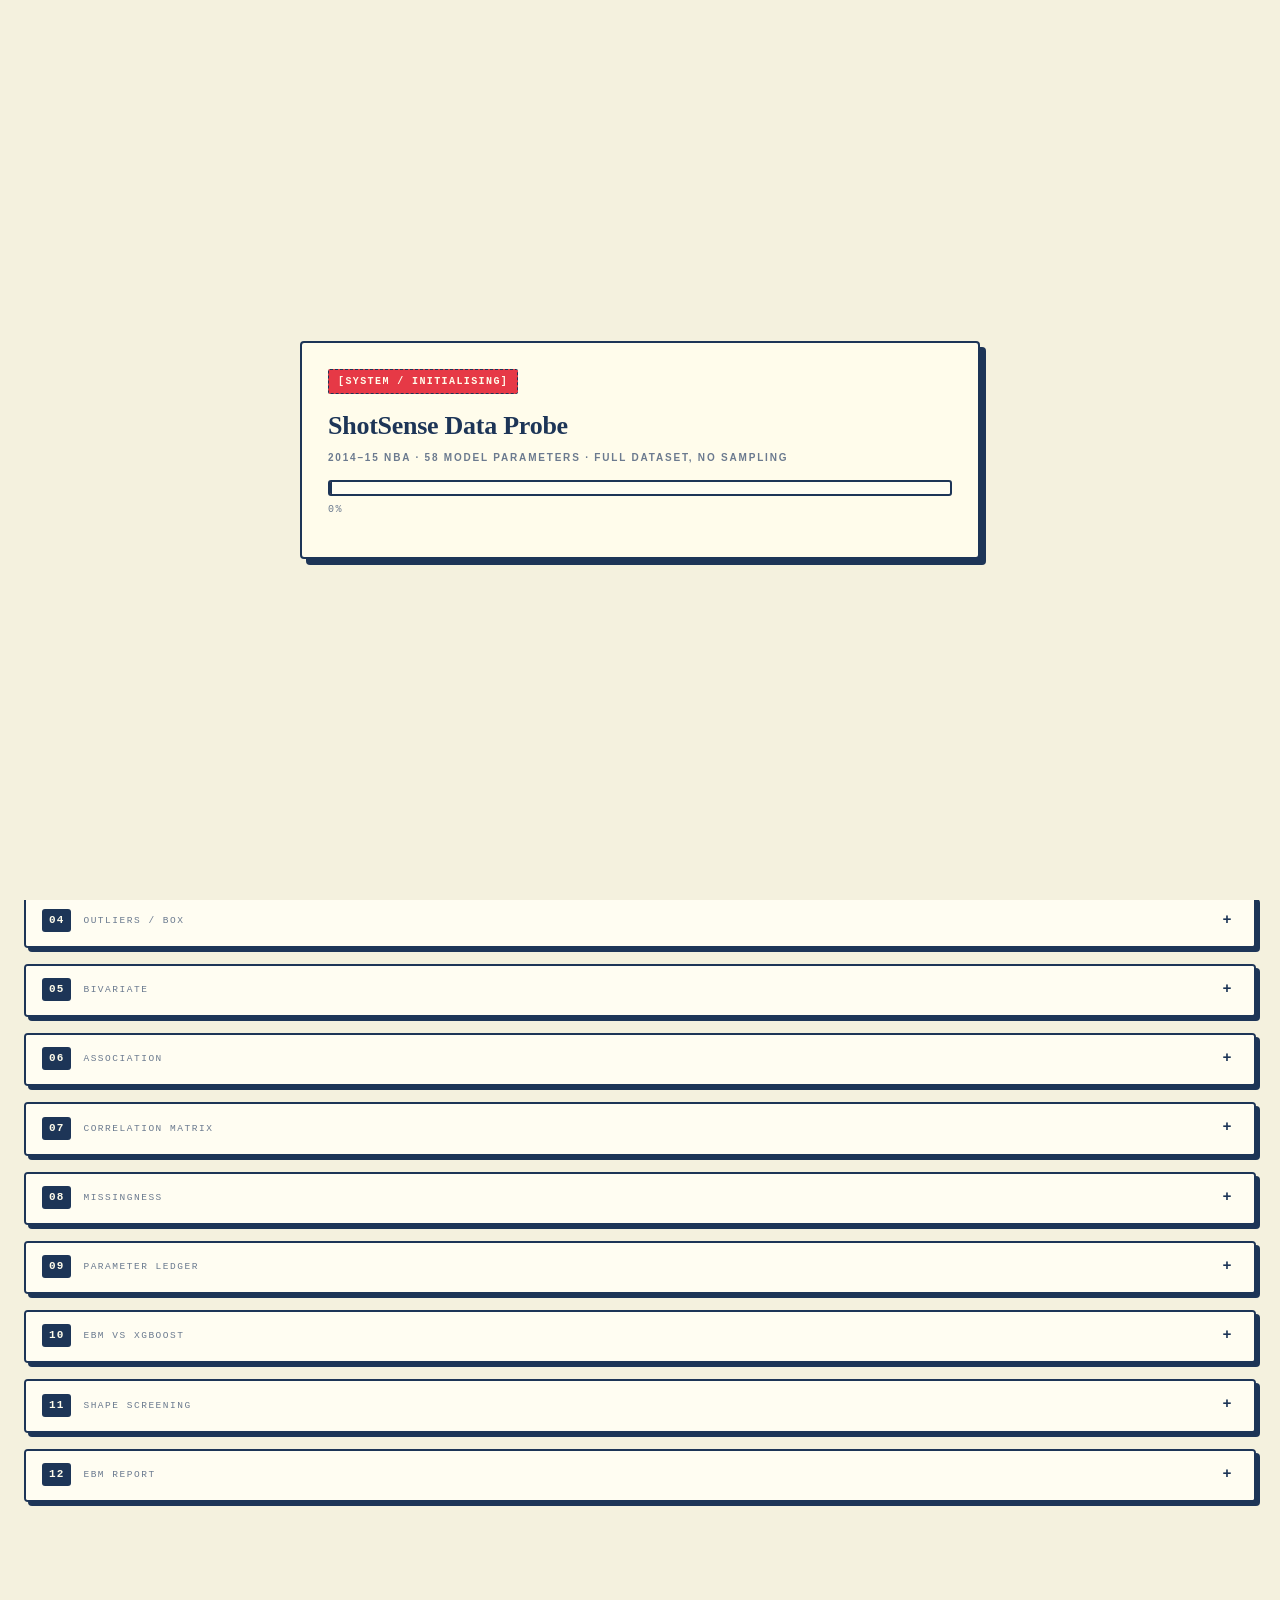
<file: src/probe/template.html>
<!DOCTYPE html>
<html lang="zh-Hant">
<head>
<meta charset="utf-8">
<meta name="viewport" content="width=device-width, initial-scale=1">
<title>ShotSense · Shot Data Probe 2014–15</title>
<link rel="icon" href="data:image/svg+xml,%3Csvg xmlns='http://www.w3.org/2000/svg' viewBox='0 0 32 32'%3E%3Crect width='32' height='32' rx='3' fill='%23FFFCEB' stroke='%231D3557' stroke-width='3'/%3E%3Ccircle cx='16' cy='16' r='8.5' fill='%23E63946' stroke='%231D3557' stroke-width='2.5'/%3E%3Cpath d='M7.5 16h17M16 7.5v17' stroke='%231D3557' stroke-width='1.6'/%3E%3C/svg%3E">
<style>/*__FONTS__*/</style>
<style>
/* ==========================================================================
   SHOTSENSE — 90s Retro Card & Editorial Aesthetics
   Design tokens are authoritative. No neon. No gradients. No blur. No
   modern rounded corners. Tactile newsprint + solid offset ink shadows.
   ========================================================================== */
:root{
  --canvas:#F4F1DE;   /* vintage cream / newsprint */
  --surface:#FFFCEB;  /* light paper panel        */
  --paper2:#FFFDF2;
  --ink:#1D3557;      /* deep navy ink            */
  --red:#E63946;      /* retro crimson            */
  --gold:#E9C46A;     /* mustard gold             */
  --teal:#2A9D8F;     /* vintage teal             */
  --amber:#F4A261;    /* burnt orange             */
  --grid:#E5E0D8;     /* soft vintage paper grid  */
  --muted:#6B7A8F;
  --serif:'Playfair Display',Georgia,'Times New Roman',serif;
  --sans:'Inter','Helvetica Neue',Arial,sans-serif;
  --mono:'JetBrains Mono',ui-monospace,SFMono-Regular,Menlo,Consolas,monospace;
}
*{box-sizing:border-box}
html{scroll-behavior:smooth}
body{
  margin:0;padding:0 0 104px;
  background:var(--canvas);color:var(--ink);
  font-family:var(--sans);font-size:14px;line-height:1.55;
  -webkit-font-smoothing:antialiased;
}
/* newsprint grain — texture only, deliberately not a gradient */
body::before{
  content:'';position:fixed;inset:0;pointer-events:none;z-index:0;opacity:.5;
  mix-blend-mode:multiply;
  background-image:url("data:image/svg+xml;utf8,<svg xmlns='http://www.w3.org/2000/svg' width='160' height='160'><filter id='n'><feTurbulence type='fractalNoise' baseFrequency='0.8' numOctaves='4' stitchTiles='stitch'/><feColorMatrix type='saturate' values='0'/></filter><rect width='160' height='160' filter='url(%23n)' opacity='0.16'/></svg>");
}
.wrap{position:relative;z-index:1;max-width:1500px;margin:0 auto;padding:26px 24px 0}

/* ---------- typography ---------- */
h1,h2,h3,h4{font-family:var(--serif);font-weight:900;letter-spacing:-.01em;margin:0}
.mono{font-family:var(--mono);font-variant-numeric:tabular-nums;font-feature-settings:"tnum" 1}
.lab{font-family:var(--sans);font-size:10px;font-weight:700;letter-spacing:.18em;
     text-transform:uppercase;color:var(--muted)}
.lab-ink{color:var(--ink)}

/* ---------- masthead ---------- */
.masthead{
  background:var(--surface);border:2px solid var(--ink);border-radius:4px;
  box-shadow:6px 6px 0 var(--ink);
  padding:24px 26px;margin-bottom:18px;
  display:flex;gap:26px;justify-content:space-between;align-items:flex-start;flex-wrap:wrap;
}
.masthead .kicker{font-family:var(--mono);font-size:10.5px;font-weight:700;
  letter-spacing:.22em;text-transform:uppercase;color:var(--red);margin-bottom:8px}
.masthead h1{font-size:clamp(30px,4.4vw,54px);line-height:.98;margin:0 0 8px}
.masthead h1 em{font-style:italic;color:var(--red)}
.masthead .dek{max-width:640px;font-size:13.5px;color:#3C4F6B;margin:0}
.masthead .rule{height:3px;background:var(--ink);margin:14px 0 12px;border:0}
.mast-right{display:flex;flex-direction:column;gap:10px;align-items:flex-end;min-width:300px}
.stamprow{display:flex;gap:8px;flex-wrap:wrap;justify-content:flex-end}
.mastgrid{display:grid;grid-template-columns:repeat(2,minmax(0,1fr));gap:8px;width:100%}
.mcell{border:2px solid var(--ink);border-radius:4px;background:var(--paper2);
  padding:7px 10px;min-width:120px}
.mcell .k{font-family:var(--mono);font-size:9.5px;letter-spacing:.14em;
  text-transform:uppercase;color:var(--muted)}
.mcell .v{font-family:var(--mono);font-weight:700;font-size:18px;line-height:1.2;
  font-variant-numeric:tabular-nums}

/* ---------- stamps & badges ---------- */
.stamp{
  display:inline-block;border:1px dashed var(--ink);border-radius:2px;
  background:var(--gold);color:var(--ink);
  font-family:var(--mono);font-size:10px;font-weight:700;
  letter-spacing:.14em;text-transform:uppercase;padding:4px 9px;white-space:nowrap;
}
.stamp.teal{background:var(--teal);color:var(--surface)}
.stamp.red{background:var(--red);color:var(--surface)}
.stamp.amber{background:var(--amber)}
.stamp.plain{background:var(--paper2)}
.stamp.ghost{background:transparent;border-style:dashed}

/* ---------- buttons ---------- */
.btn{
  font-family:var(--mono);font-size:11px;font-weight:700;letter-spacing:.1em;
  text-transform:uppercase;padding:7px 13px;border:2px solid var(--ink);
  border-radius:4px;background:var(--surface);color:var(--ink);
  box-shadow:2px 2px 0 var(--ink);cursor:pointer;white-space:nowrap;
}
.btn:hover{transform:translate(-2px,-2px);box-shadow:4px 4px 0 var(--ink)}
.btn:active{transform:translate(2px,2px);box-shadow:0 0 0 var(--ink)}
.btn.primary{background:var(--red);color:var(--surface)}
.btn.gold{background:var(--gold)}
.btn.teal{background:var(--teal);color:var(--surface)}
.btn.on{background:var(--ink);color:var(--surface)}
.btn.sm{padding:4px 8px;font-size:10px;box-shadow:1px 1px 0 var(--ink)}
.btn:disabled{opacity:.4;cursor:not-allowed}
.btn:disabled:hover{transform:none;box-shadow:2px 2px 0 var(--ink)}

/* ---------- toolbar ---------- */
.toolbar{
  position:sticky;top:0;z-index:40;
  background:var(--surface);border:2px solid var(--ink);border-radius:4px;
  box-shadow:4px 4px 0 var(--ink);
  padding:11px 14px;margin-bottom:16px;
  display:flex;gap:14px;align-items:flex-end;flex-wrap:wrap;
}
.tfield{display:flex;flex-direction:column;gap:4px;min-width:0}
.tfield .lab{font-size:9.5px}
select,input[type=text]{
  font-family:var(--mono);font-size:12px;font-weight:700;color:var(--ink);
  background:var(--paper2);border:2px solid var(--ink);border-radius:4px;
  padding:6px 9px;min-width:190px;max-width:100%;
  box-shadow:2px 2px 0 var(--ink);
}
select:focus,input[type=text]:focus{outline:2px solid var(--red);outline-offset:1px}
.tsep{width:2px;align-self:stretch;background:var(--ink);opacity:.22;margin:0 2px}
.tspacer{flex:1 1 auto}
.tswitch{display:flex;gap:6px;align-items:flex-end}

/* ---------- accordion cards ---------- */
.card{
  background:var(--surface);border:2px solid var(--ink);border-radius:4px;
  box-shadow:4px 4px 0 var(--ink);
  margin-bottom:16px;overflow:hidden;scroll-margin-top:96px;
}
.card-head{
  display:flex;align-items:center;gap:12px;
  padding:12px 16px;cursor:pointer;user-select:none;
  background:var(--paper2);border-bottom:2px solid transparent;
}
.card.open .card-head{border-bottom:2px solid var(--ink)}
.card-head:hover{background:#FFF8D8}
.card-no{
  font-family:var(--mono);font-size:11px;font-weight:700;letter-spacing:.1em;
  background:var(--ink);color:var(--surface);border-radius:3px;padding:3px 7px;
}
.card-title{font-family:var(--serif);font-weight:900;font-size:19px;line-height:1.1}
.card-en{font-family:var(--mono);font-size:9.5px;letter-spacing:.16em;
  text-transform:uppercase;color:var(--muted);margin-top:2px}
.card-digest{flex:1 1 auto;min-width:0;font-family:var(--mono);font-size:11px;
  color:#3C4F6B;text-align:right;overflow:hidden;text-overflow:ellipsis;white-space:nowrap}
.caret{font-family:var(--mono);font-size:15px;font-weight:700;color:var(--ink);
  width:22px;text-align:center}
.card-body{display:none;padding:16px}
.card.open .card-body{display:block}

/* ---------- panels & grids ---------- */
.panel{border:2px solid var(--ink);border-radius:4px;background:var(--paper2);
  padding:12px;margin-bottom:12px}
.panel-head{display:flex;align-items:center;gap:10px;flex-wrap:wrap;margin-bottom:10px}
.panel-head h3{font-size:15px}
.grid2{display:grid;grid-template-columns:repeat(2,minmax(0,1fr));gap:12px}
.grid3{display:grid;grid-template-columns:repeat(3,minmax(0,1fr));gap:12px}
.grid4{display:grid;grid-template-columns:repeat(4,minmax(0,1fr));gap:10px}
.grid6{display:grid;grid-template-columns:repeat(6,minmax(0,1fr));gap:10px}
@media(max-width:1100px){.grid6{grid-template-columns:repeat(3,minmax(0,1fr))}
  .grid4{grid-template-columns:repeat(2,minmax(0,1fr))}}
@media(max-width:820px){.grid2,.grid3,.grid4,.grid6{grid-template-columns:1fr}}

/* ---------- stat cards ---------- */
.stat{border:2px solid var(--ink);border-radius:4px;background:var(--surface);
  padding:10px 12px;box-shadow:2px 2px 0 var(--ink);position:relative}
.stat .k{font-family:var(--mono);font-size:9.5px;font-weight:700;letter-spacing:.14em;
  text-transform:uppercase;color:var(--muted)}
.stat .v{font-family:var(--mono);font-weight:700;font-size:23px;line-height:1.18;
  font-variant-numeric:tabular-nums;word-break:break-word}
.stat .n{font-family:var(--mono);font-size:10px;color:#3C4F6B;margin-top:2px}
.stat.hi{background:var(--gold)}
.stat.ok{background:#D9EFE9}
.stat.warn{background:#FBE0C8}
.stat.bad{background:#F8D7DA}
.stat.ink{background:var(--ink)}
.stat.ink .k,.stat.ink .n{color:#C9D6E8}
.stat.ink .v{color:var(--surface)}

/* ---------- charts ---------- */
.chart{width:100%;height:400px}
.chart.tall{height:520px}
.chart.short{height:300px}
.chart.xl{height:820px}
.note{font-family:var(--mono);font-size:10.5px;line-height:1.7;color:#3C4F6B;
  border-left:3px solid var(--gold);padding:6px 0 6px 10px;margin-top:10px}
.note b{color:var(--ink)}
.note.red{border-left-color:var(--red)}
.note.teal{border-left-color:var(--teal)}
.note.gold{border-left-color:var(--gold)}

/* ---------- table ---------- */
.tblwrap{max-height:560px;overflow:auto;border:2px solid var(--ink);border-radius:4px}
table.tbl{border-collapse:collapse;width:100%;font-family:var(--mono);font-size:11.5px;
  font-variant-numeric:tabular-nums}
table.tbl thead th{
  position:sticky;top:0;z-index:2;background:var(--ink);color:var(--surface);
  font-family:var(--sans);font-size:9.5px;font-weight:700;letter-spacing:.14em;
  text-transform:uppercase;text-align:left;padding:8px 9px;white-space:nowrap;
  border-right:1px solid #3A5578;cursor:pointer;
}
table.tbl tbody td{padding:6px 9px;border-bottom:1px solid var(--grid);
  border-right:1px solid var(--grid);white-space:nowrap}
table.tbl tbody tr:nth-child(even){background:#FBF8E4}
table.tbl tbody tr:hover{background:var(--gold)}
table.tbl tbody tr.selA{background:#FAD9DC;box-shadow:inset 3px 0 0 var(--red)}
table.tbl tbody tr.selB{background:#D9EFE9;box-shadow:inset 3px 0 0 var(--teal)}
table.tbl tbody tr.selA.selB{background:#F6E7C0;box-shadow:inset 3px 0 0 var(--red),inset 6px 0 0 var(--teal)}
table.tbl tbody tr{cursor:pointer}
.tbl .num{text-align:right}
.tag{display:inline-block;font-family:var(--mono);font-size:9px;font-weight:700;
  letter-spacing:.1em;text-transform:uppercase;padding:1px 5px;border:1px solid var(--ink);
  border-radius:2px;background:var(--paper2)}
.tag.cat{background:var(--teal);color:var(--surface)}
.tag.num{background:var(--gold)}
.tag.matchup{background:var(--amber)}

/* ---------- 10/11/12 EBM cards ---------- */
.tag.keep{background:var(--teal);color:var(--surface)}
.tag.drop{background:#F3C9CD}
.tag.flag{background:var(--amber)}
.tag.nonlinear{background:var(--red);color:var(--surface)}
.tag.flat{background:var(--grid)}
.tag.suspicious{background:var(--amber)}
.tag.linear{background:var(--teal);color:var(--surface)}
table.tbl td.best{background:#D9EFE9;font-weight:700}
table.tbl td.delta{font-weight:700}
table.tbl td.delta.up{color:#1F7A70}
table.tbl td.delta.down{color:var(--red)}
table.tbl tbody tr.keeptag{box-shadow:inset 3px 0 0 var(--teal)}
table.tbl tbody tr.droptag{box-shadow:inset 3px 0 0 var(--red)}
table.tbl tbody tr.flagtag{box-shadow:inset 3px 0 0 var(--amber)}
.mrow{display:flex;align-items:baseline;gap:10px;padding:5px 0;
  border-bottom:1px dotted #CFC9B4;font-family:var(--mono);font-size:11.5px}
.mrow .k{color:var(--muted);min-width:96px;font-size:10px;letter-spacing:.1em;text-transform:uppercase}
.mrow .v{font-weight:700}
.mrow .n{color:#3C4F6B;font-size:10.5px}

/* ---------- rendered report document ---------- */
.doc{border:2px solid var(--ink);border-radius:4px;background:var(--paper2);
  padding:16px 20px;max-height:660px;overflow:auto}
.doc h2{font-size:22px;margin:20px 0 9px;padding-bottom:6px;border-bottom:2px solid var(--ink)}
.doc h2:first-child{margin-top:0}
.doc h3{font-size:17px;margin:16px 0 6px;color:var(--red)}
.doc h4{font-size:14px;margin:12px 0 5px}
.doc p{font-family:var(--sans);font-size:13px;line-height:1.72;margin:7px 0}
.doc ul{margin:7px 0 7px 20px;padding:0}
.doc li{font-family:var(--sans);font-size:13px;line-height:1.68;margin:3px 0}
.doc blockquote{margin:9px 0;padding:8px 12px;border-left:3px solid var(--gold);
  background:#FFF8D8;font-size:12.5px}
.doc blockquote p{font-size:12.5px;margin:3px 0}
.doc code{font-family:var(--mono);font-size:11.5px;background:var(--gold);
  padding:1px 4px;border-radius:2px;border:1px solid var(--ink)}
.doc pre{font-family:var(--mono);font-size:11px;background:var(--surface);
  border:2px solid var(--ink);border-radius:4px;padding:10px;overflow:auto;white-space:pre-wrap}
.doc pre code{background:none;border:0;padding:0}
.doc table{border-collapse:collapse;width:100%;margin:9px 0;
  font-family:var(--mono);font-size:11px;font-variant-numeric:tabular-nums}
.doc th{background:var(--ink);color:var(--surface);font-family:var(--sans);
  font-size:9.5px;font-weight:700;letter-spacing:.1em;text-transform:uppercase;
  padding:6px 8px;text-align:left;border:1px solid var(--ink)}
.doc td{padding:5px 8px;border:1px solid var(--grid);vertical-align:top}
.doc td.num{text-align:right}
.doc tbody tr:nth-child(even) td{background:#FBF8E4}
.doc hr{border:0;height:2px;background:var(--ink);opacity:.2;margin:14px 0}

/* ---------- misc ---------- */
.chips{display:flex;flex-wrap:wrap;gap:6px}
.chip{font-family:var(--mono);font-size:10px;font-weight:700;letter-spacing:.06em;
  border:2px solid var(--ink);border-radius:4px;background:var(--paper2);
  padding:3px 8px;cursor:pointer;box-shadow:1px 1px 0 var(--ink)}
.chip:hover{transform:translate(-1px,-1px);box-shadow:2px 2px 0 var(--ink)}
.chip.on{background:var(--ink);color:var(--surface)}
.hr{height:2px;background:var(--ink);opacity:.18;margin:14px 0;border:0}
.kv{display:flex;justify-content:space-between;gap:10px;font-family:var(--mono);
  font-size:11px;padding:3px 0;border-bottom:1px dotted #CFC9B4}
.kv .k{color:var(--muted)}
.kv .v{font-weight:700}
.meter{display:flex;gap:3px;margin-top:6px}
.meter i{flex:1;height:12px;border:2px solid var(--ink);border-radius:2px;background:var(--paper2)}
.meter i.f{background:var(--red)}
.meter i.g{background:var(--gold)}
.meter i.t{background:var(--teal)}

/* ---------- language bar (fixed bottom) ---------- */
.langbar{position:fixed;left:0;right:0;bottom:0;z-index:60;display:flex;
  justify-content:center;padding:10px 12px;pointer-events:none}
.langcard{pointer-events:auto;background:var(--surface);border:2px solid var(--ink);
  border-radius:4px;box-shadow:4px 4px 0 var(--ink);
  padding:7px 12px;display:flex;align-items:center;gap:10px}
.langcard .langlab{font-family:var(--mono);font-size:9.5px;font-weight:700;
  letter-spacing:.16em;text-transform:uppercase;color:var(--muted)}
.langbtn{font-family:var(--mono);font-size:11px;font-weight:700;letter-spacing:.1em;
  border:2px solid var(--ink);border-radius:4px;background:var(--surface);
  color:var(--ink);padding:5px 12px;cursor:pointer;box-shadow:2px 2px 0 var(--ink)}
.langbtn:hover{transform:translate(-2px,-2px);box-shadow:4px 4px 0 var(--ink)}
.langbtn.on{background:var(--red);color:var(--surface)}
.langbtn.on:hover{transform:none;box-shadow:2px 2px 0 var(--ink)}

/* ---------- boot overlay ---------- */
#boot{position:fixed;inset:0;z-index:200;background:var(--canvas);
  display:flex;align-items:center;justify-content:center;padding:24px}
#bootCard{width:min(680px,94vw);background:var(--surface);border:2px solid var(--ink);
  border-radius:4px;box-shadow:6px 6px 0 var(--ink);padding:26px}
#bootCard h2{font-size:26px;margin-bottom:4px}
#bootLog{margin-top:14px;font-family:var(--mono);font-size:11px;line-height:1.85;
  color:#3C4F6B;max-height:230px;overflow:auto}
#bootLog div::before{content:'> ';color:var(--red)}
#bootBar{height:16px;border:2px solid var(--ink);border-radius:3px;margin-top:14px;
  background:var(--paper2);overflow:hidden}
#bootFill{height:100%;width:0%;background:var(--red);border-right:2px solid var(--ink);
  transition:width .18s linear}
#bootPct{font-family:var(--mono);font-size:10px;letter-spacing:.16em;
  text-transform:uppercase;color:var(--muted);margin-top:6px}

.footer{max-width:1500px;margin:22px auto 0;padding:0 24px;
  font-family:var(--mono);font-size:10px;letter-spacing:.08em;color:var(--muted);
  display:flex;justify-content:space-between;gap:14px;flex-wrap:wrap}
::-webkit-scrollbar{width:11px;height:11px}
::-webkit-scrollbar-track{background:var(--paper2);border-left:2px solid var(--ink)}
::-webkit-scrollbar-thumb{background:var(--ink);border:2px solid var(--paper2)}
</style>
</head>
<body>

<!-- ============================ BOOT ============================ -->
<div id="boot">
  <div id="bootCard">
    <div class="stamp red">[SYSTEM / INITIALISING]</div>
    <h2 style="margin-top:12px">ShotSense Data Probe</h2>
    <div class="lab">2014–15 NBA · 58 model parameters · full dataset, no sampling</div>
    <div id="bootBar"><div id="bootFill"></div></div>
    <div id="bootPct">0%</div>
    <div id="bootLog"></div>
  </div>
</div>

<div class="wrap">

  <!-- ============================ MASTHEAD ============================ -->
  <header class="masthead">
    <div class="mast-left">
      <div class="kicker" data-i18n="kicker"></div>
      <h1>Shot&nbsp;Data <em>Probe</em></h1>
      <hr class="rule">
      <p class="dek" data-i18n="mast_dek"></p>
    </div>
    <div class="mast-right">
      <div class="stamprow">
        <span class="stamp red" data-i18n="stamp_edition"></span>
        <span class="stamp teal" data-i18n="stamp_offline"></span>
        <span class="stamp plain" data-i18n="stamp_nosample"></span>
      </div>
      <div class="mastgrid">
        <div class="mcell"><div class="k" data-i18n="m_shots"></div><div class="v mono" id="mShots">—</div></div>
        <div class="mcell"><div class="k" data-i18n="m_players"></div><div class="v mono" id="mPlayers">—</div></div>
        <div class="mcell"><div class="k" data-i18n="m_params"></div><div class="v mono" id="mParams">—</div></div>
        <div class="mcell"><div class="k" data-i18n="m_fg"></div><div class="v mono" id="mFg">—</div></div>
        <div class="mcell"><div class="k" data-i18n="m_span"></div><div class="v mono" id="mSpan" style="font-size:15px">—</div></div>
        <div class="mcell"><div class="k" data-i18n="m_payload"></div><div class="v mono" id="mPayload" style="font-size:15px">—</div></div>
      </div>
    </div>
  </header>

  <!-- ============================ TOOLBAR ============================ -->
  <div class="toolbar" id="toolbar">
    <div class="tfield">
      <span class="lab" data-i18n="t_alpha"></span>
      <select id="selA"></select>
    </div>
    <div class="tfield">
      <span class="lab" data-i18n="t_beta"></span>
      <select id="selB"></select>
    </div>
    <button class="btn sm" id="btnSwap" data-i18n="t_swap"></button>
    <button class="btn sm gold" id="btnSame" data-i18n="t_selfpair"></button>
    <div class="tsep"></div>
    <div class="tswitch">
      <button class="btn sm" id="btnExpand" data-i18n="t_expand"></button>
      <button class="btn sm" id="btnCollapse" data-i18n="t_collapse"></button>
    </div>
    <div class="tspacer"></div>
    <div class="tfield" style="min-width:0">
      <span class="lab" data-i18n="t_group"></span>
      <div class="chips" id="groupChips"></div>
    </div>
  </div>

  <!-- ============================ 00 SELECT ============================ -->
  <section class="card open" id="s-select">
    <div class="card-head" data-toggle="s-select">
      <span class="card-no">00</span>
      <div><div class="card-title" data-i18n="sec_select"></div>
           <div class="card-en">PARAMETER SELECT</div></div>
      <div class="card-digest" id="dgSelect"></div>
      <span class="caret">−</span>
    </div>
    <div class="card-body">
      <div class="grid2">
        <div class="panel">
          <div class="panel-head">
            <span class="stamp red">[α / PRIMARY]</span>
            <h3 id="tA"></h3>
          </div>
          <div id="infoA"></div>
        </div>
        <div class="panel">
          <div class="panel-head">
            <span class="stamp teal">[β / SECONDARY]</span>
            <h3 id="tB"></h3>
          </div>
          <div id="infoB"></div>
        </div>
      </div>
      <div class="panel">
        <div class="panel-head">
          <span class="stamp">[QUICK PICK]</span>
          <h3 data-i18n="qp_title"></h3>
          <span class="lab" data-i18n="qp_hint"></span>
        </div>
        <div class="chips" id="quickA"></div>
        <div class="hr"></div>
        <div class="chips" id="quickB"></div>
      </div>
      <div class="note" data-i18n="sel_note"></div>
    </div>
  </section>

  <!-- ============================ 01 PROFILE ============================ -->
  <section class="card open" id="s-profile">
    <div class="card-head" data-toggle="s-profile">
      <span class="card-no">01</span>
      <div><div class="card-title" data-i18n="sec_profile"></div>
           <div class="card-en">STATISTICAL PROFILE</div></div>
      <div class="card-digest" id="dgProfile"></div>
      <span class="caret">−</span>
    </div>
    <div class="card-body">
      <div class="panel-head">
        <span class="stamp">[SPEC. NO. 01 / OFFICIAL]</span>
        <h3 data-i18n="prof_title"></h3>
      </div>
      <div class="grid6" id="statCards"></div>
      <div id="statNote"></div>
    </div>
  </section>

  <!-- ============================ 02 DIST ============================ -->
  <section class="card" id="s-dist">
    <div class="card-head" data-toggle="s-dist">
      <span class="card-no">02</span>
      <div><div class="card-title" data-i18n="sec_dist"></div>
           <div class="card-en">DISTRIBUTION</div></div>
      <div class="card-digest" id="dgDist"></div>
      <span class="caret">+</span>
    </div>
    <div class="card-body">
      <div class="panel">
        <div class="panel-head">
          <span class="stamp">[FREQUENCY / DENSITY]</span>
          <h3 id="distTitle"></h3>
          <button class="btn sm" id="btnKde" data-i18n="btn_kde"></button>
          <button class="btn sm" id="btnLogY" data-i18n="btn_logy"></button>
          <span class="lab" id="distSub"></span>
        </div>
        <div class="chart tall" id="cDist"></div>
        <div class="note" id="distNote"></div>
      </div>
    </div>
  </section>

  <!-- ============================ 03 QQ ============================ -->
  <section class="card" id="s-qq">
    <div class="card-head" data-toggle="s-qq">
      <span class="card-no">03</span>
      <div><div class="card-title" data-i18n="sec_qq"></div>
           <div class="card-en">NORMALITY / Q-Q</div></div>
      <div class="card-digest" id="dgQq"></div>
      <span class="caret">+</span>
    </div>
    <div class="card-body">
      <div class="panel">
        <div class="panel-head">
          <span class="stamp">[Q-Q PLOT / NORMAL REF.]</span>
          <h3 id="qqTitle"></h3>
          <span class="lab" id="qqSub"></span>
        </div>
        <div class="grid4" id="qqCards"></div>
        <div class="chart tall" id="cQq"></div>
        <div class="note" id="qqNote"></div>
      </div>
    </div>
  </section>

  <!-- ============================ 04 OUTLIER ============================ -->
  <section class="card" id="s-outlier">
    <div class="card-head" data-toggle="s-outlier">
      <span class="card-no">04</span>
      <div><div class="card-title" data-i18n="sec_out"></div>
           <div class="card-en">OUTLIERS / BOX</div></div>
      <div class="card-digest" id="dgOut"></div>
      <span class="caret">+</span>
    </div>
    <div class="card-body">
      <div class="panel">
        <div class="panel-head">
          <span class="stamp">[BOX PLOT / 1.5×IQR FENCE]</span>
          <h3 id="boxTitle"></h3>
          <span class="lab" id="boxSub"></span>
        </div>
        <div class="grid4" id="boxCards"></div>
        <div class="chart short" id="cBox"></div>
        <div class="note" id="boxNote"></div>
      </div>
    </div>
  </section>

  <!-- ============================ 05 PAIR ============================ -->
  <section class="card" id="s-pair">
    <div class="card-head" data-toggle="s-pair">
      <span class="card-no">05</span>
      <div><div class="card-title" data-i18n="sec_pair"></div>
           <div class="card-en">BIVARIATE</div></div>
      <div class="card-digest" id="dgPair"></div>
      <span class="caret">+</span>
    </div>
    <div class="card-body">
      <div class="panel">
        <div class="panel-head">
          <span class="stamp teal">[α × β SCATTER]</span>
          <h3 id="pairTitle"></h3>
          <button class="btn sm" id="btnTrend" data-i18n="btn_trend"></button>
          <span class="lab" id="pairSub"></span>
        </div>
        <div class="chart tall" id="cPair"></div>
        <div class="note" id="pairNote"></div>
      </div>
      <div class="panel">
        <div class="panel-head">
          <span class="stamp plain">[CLICK INSPECTOR]</span>
          <h3 data-i18n="probe_title"></h3>
        </div>
        <div id="probeDetail" class="note" data-i18n="probe_empty"></div>
      </div>
    </div>
  </section>

  <!-- ============================ 06 RELATION ============================ -->
  <section class="card" id="s-rel">
    <div class="card-head" data-toggle="s-rel">
      <span class="card-no">06</span>
      <div><div class="card-title" data-i18n="sec_rel"></div>
           <div class="card-en">ASSOCIATION</div></div>
      <div class="card-digest" id="dgRel"></div>
      <span class="caret">+</span>
    </div>
    <div class="card-body">
      <div class="grid3">
        <div class="panel">
          <div class="panel-head"><span class="stamp red">[MEASURE]</span></div>
          <div class="stat ink"><div class="k" data-i18n="rel_measure"></div>
            <div class="v" id="relName">—</div>
            <div class="n" id="relWhy"></div></div>
        </div>
        <div class="panel">
          <div class="panel-head"><span class="stamp gold">[STRENGTH]</span></div>
          <div class="stat hi"><div class="k" data-i18n="rel_value"></div>
            <div class="v mono" id="relVal">—</div>
            <div class="n" id="relLabel"></div>
            <div class="meter" id="relMeter"><i></i><i></i><i></i><i></i><i></i></div></div>
        </div>
        <div class="panel">
          <div class="panel-head"><span class="stamp teal">[DIRECTION]</span></div>
          <div class="stat ok"><div class="k" data-i18n="rel_dir"></div>
            <div class="v" id="relDir">—</div>
            <div class="n" id="relDirNote"></div></div>
        </div>
      </div>
      <div class="panel">
        <div class="panel-head"><span class="stamp plain">[READOUT]</span>
          <h3 data-i18n="rel_readout"></h3></div>
        <div id="relBody" class="note" style="border-left-color:var(--ink)"></div>
      </div>
    </div>
  </section>

  <!-- ============================ 07 MATRIX ============================ -->
  <section class="card" id="s-matrix">
    <div class="card-head" data-toggle="s-matrix">
      <span class="card-no">07</span>
      <div><div class="card-title" data-i18n="sec_matrix"></div>
           <div class="card-en">CORRELATION MATRIX</div></div>
      <div class="card-digest" id="dgMatrix"></div>
      <span class="caret">+</span>
    </div>
    <div class="card-body">
      <div class="panel">
        <div class="panel-head">
          <span class="stamp red">[58 × 58 / FULL DATA]</span>
          <h3 data-i18n="mx_title"></h3>
          <button class="btn sm on" id="mxAssoc" data-i18n="mx_assoc"></button>
          <button class="btn sm" id="mxSpear" data-i18n="mx_spear"></button>
          <span class="lab" id="mxSub"></span>
        </div>
        <div class="chart xl" id="cHeat"></div>
        <div class="note" id="mxNote"></div>
      </div>
      <div class="panel">
        <div class="panel-head"><span class="stamp gold">[TOP LINKS]</span>
          <h3 data-i18n="mx_top"></h3></div>
        <div class="tblwrap" style="max-height:340px">
          <table class="tbl" id="topPairs">
            <colgroup>
              <col style="width:110px"><col><col><col style="width:130px"><col style="width:96px">
            </colgroup>
            <tbody></tbody>
          </table>
        </div>
        <div class="note" id="topNote"></div>
      </div>
    </div>
  </section>

  <!-- ============================ 08 QUALITY ============================ -->
  <section class="card" id="s-quality">
    <div class="card-head" data-toggle="s-quality">
      <span class="card-no">08</span>
      <div><div class="card-title" data-i18n="sec_quality"></div>
           <div class="card-en">MISSINGNESS</div></div>
      <div class="card-digest" id="dgQuality"></div>
      <span class="caret">+</span>
    </div>
    <div class="card-body">
      <div class="panel">
        <div class="panel-head">
          <span class="stamp amber">[MISSING VALUE MAP]</span>
          <h3 data-i18n="q_title"></h3>
          <span class="lab" id="missSub"></span>
        </div>
        <div class="chart tall" id="cMiss"></div>
        <div class="note" id="missNote"></div>
      </div>
      <div class="grid4" id="qCards"></div>
    </div>
  </section>

  <!-- ============================ 09 LEDGER ============================ -->
  <section class="card" id="s-ledger">
    <div class="card-head" data-toggle="s-ledger">
      <span class="card-no">09</span>
      <div><div class="card-title" data-i18n="sec_ledger"></div>
           <div class="card-en">PARAMETER LEDGER</div></div>
      <div class="card-digest" id="dgLedger"></div>
      <span class="caret">+</span>
    </div>
    <div class="card-body">
      <div class="panel">
        <div class="panel-head">
          <span class="stamp">[REGISTER / 58 ROWS]</span>
          <h3 data-i18n="led_title"></h3>
          <input type="text" id="ledSearch" data-i18n-ph="led_search" style="min-width:220px">
          <span class="lab" id="ledgerSub"></span>
        </div>
        <div class="tblwrap">
          <table class="tbl" id="ledgerTbl">
            <thead><tr>
              <th data-i18n="th_rank"></th>
              <th data-i18n="th_name"></th>
              <th data-i18n="th_group"></th>
              <th data-i18n="th_kind"></th>
              <th class="num" data-i18n="th_shap"></th>
              <th class="num" data-i18n="th_center"></th>
              <th class="num" data-i18n="th_spread"></th>
              <th class="num" data-i18n="th_miss"></th>
              <th data-i18n="th_pick"></th>
            </tr></thead>
            <tbody></tbody>
          </table>
        </div>
        <div class="note" id="ledNote"></div>
      </div>
    </div>
  </section>

  <!-- ============================ 10 EBM vs XGBOOST ============================ -->
  <section class="card" id="s-ebm">
    <div class="card-head" data-toggle="s-ebm">
      <span class="card-no">10</span>
      <div><div class="card-title" data-i18n="sec_ebm"></div>
           <div class="card-en">EBM vs XGBOOST</div></div>
      <div class="card-digest" id="dgEbm"></div>
      <span class="caret">+</span>
    </div>
    <div class="card-body">
      <div class="grid4" id="ebmCards"></div>
      <div class="panel">
        <div class="panel-head">
          <span class="stamp red">[HEAD TO HEAD / SAME TEST SET]</span>
          <h3 data-i18n="ebm_tbl_title"></h3>
          <span class="lab" id="ebmTblSub"></span>
        </div>
        <div class="tblwrap" style="max-height:320px">
          <table class="tbl" id="ebmMetrics">
            <thead><tr>
              <th data-i18n="th_metric"></th>
              <th class="num">EBM · 58</th>
              <th class="num">EBM · 23</th>
              <th class="num">LR · 23</th>
              <th class="num">XGB · 58</th>
              <th class="num" data-i18n="th_gap"></th>
            </tr></thead>
            <tbody></tbody>
          </table>
        </div>
        <div class="note" id="ebmNote"></div>
      </div>
      <div class="panel">
        <div class="panel-head">
          <span class="stamp amber">[CALIBRATION / TIME EXTRAPOLATION]</span>
          <h3 data-i18n="ebm_cal_title"></h3>
          <span class="lab" id="ebmCalSub"></span>
        </div>
        <div class="chart" id="cEbmCal"></div>
        <div class="note red" id="ebmCalNote"></div>
      </div>
      <div class="panel">
        <div class="panel-head">
          <span class="stamp plain">[TERM SHIFT / LOGIT DECOMPOSITION]</span>
          <h3 data-i18n="ebm_shift_title"></h3>
          <span class="lab" id="ebmShiftSub"></span>
        </div>
        <div class="chart" id="cEbmShift"></div>
        <div class="note" id="ebmShiftNote"></div>
      </div>
      <div class="panel">
        <div class="panel-head">
          <span class="stamp teal">[FLAT THRESHOLD SENSITIVITY]</span>
          <h3 data-i18n="ebm_sens_title"></h3>
          <span class="lab" id="ebmSensSub"></span>
        </div>
        <div class="chart short" id="cEbmSens"></div>
        <div class="note" id="ebmSensNote"></div>
      </div>
    </div>
  </section>

  <!-- ============================ 11 SHAPE SCREENING ============================ -->
  <section class="card" id="s-shapes">
    <div class="card-head" data-toggle="s-shapes">
      <span class="card-no">11</span>
      <div><div class="card-title" data-i18n="sec_shapes"></div>
           <div class="card-en">SHAPE SCREENING</div></div>
      <div class="card-digest" id="dgShapes"></div>
      <span class="caret">+</span>
    </div>
    <div class="card-body">
      <div class="grid4" id="shapeCards"></div>
      <div class="panel">
        <div class="panel-head">
          <span class="stamp red">[58 FEATURES / QUANTITATIVE RULES]</span>
          <h3 data-i18n="sh_tbl_title"></h3>
          <input type="text" id="shSearch" data-i18n-ph="sh_search" style="min-width:200px">
          <span class="lab" id="shSub"></span>
        </div>
        <div class="tblwrap" style="max-height:520px">
          <table class="tbl" id="shapeTbl">
            <thead><tr>
              <th data-i18n="th_rank"></th>
              <th data-i18n="th_name"></th>
              <th data-i18n="th_shape"></th>
              <th class="num" data-i18n="th_share"></th>
              <th class="num" data-i18n="th_amp"></th>
              <th class="num" data-i18n="th_mono"></th>
              <th class="num" data-i18n="th_osc"></th>
              <th data-i18n="th_action"></th>
            </tr></thead>
            <tbody></tbody>
          </table>
        </div>
        <div class="note" id="shNote"></div>
      </div>
      <div class="panel">
        <div class="panel-head">
          <span class="stamp amber">[PAIRWISE TERMS]</span>
          <h3 data-i18n="sh_inter_title"></h3>
          <span class="lab" id="shInterSub"></span>
        </div>
        <div class="chart" id="cEbmInter"></div>
        <div class="note" id="shInterNote"></div>
      </div>
      <div class="panel">
        <div class="panel-head">
          <span class="stamp plain">[COLLINEARITY / |ρ| ≥ 0.8]</span>
          <h3 data-i18n="sh_collin_title"></h3>
          <span class="lab" id="shCollinSub"></span>
        </div>
        <div class="tblwrap" style="max-height:320px">
          <table class="tbl" id="collinTbl">
            <thead><tr>
              <th data-i18n="th_a"></th>
              <th data-i18n="th_b"></th>
              <th class="num">Spearman ρ</th>
              <th data-i18n="th_strength"></th>
            </tr></thead>
            <tbody></tbody>
          </table>
        </div>
        <div class="note" id="shCollinNote"></div>
      </div>
    </div>
  </section>

  <!-- ============================ 12 EBM REPORT ============================ -->
  <section class="card" id="s-ebmreport">
    <div class="card-head" data-toggle="s-ebmreport">
      <span class="card-no">12</span>
      <div><div class="card-title" data-i18n="sec_ebmreport"></div>
           <div class="card-en">EBM REPORT</div></div>
      <div class="card-digest" id="dgEbmReport"></div>
      <span class="caret">+</span>
    </div>
    <div class="card-body">
      <div class="grid4" id="repCards"></div>
      <div class="panel">
        <div class="panel-head">
          <span class="stamp teal">[EXECUTIVE DIGEST]</span>
          <h3 data-i18n="rep_digest_title"></h3>
        </div>
        <div id="repDigest"></div>
      </div>
      <div class="panel">
        <div class="panel-head">
          <span class="stamp">[SOURCE DOCUMENT]</span>
          <h3 data-i18n="rep_doc_title"></h3>
          <button class="btn sm" id="btnRepRaw" data-i18n="rep_toggle"></button>
        </div>
        <div class="doc" id="repDoc"></div>
        <div class="note" id="repNote"></div>
      </div>
    </div>
  </section>

  <div class="footer">
    <span id="footLeft"></span>
    <span id="footRight"></span>
  </div>
</div>

<!-- ============================ LANGUAGE BAR ============================ -->
<div class="langbar">
  <div class="langcard">
    <span class="langlab" data-i18n="lang_label"></span>
    <button class="langbtn" data-lang="zh">中文</button>
    <button class="langbtn" data-lang="en">ENGLISH</button>
  </div>
</div>

<script>/*__ECHARTS__*/</script>
<script>/*__FFLATE__*/</script>
<script>
/* ==========================================================================
   ShotSense Data Probe — runtime
   ========================================================================== */
'use strict';

var META = /*__PROBE_META__*/;
var EBM = /*__EBM_BUNDLE__*/;
var PAYLOAD = '__PROBE_PAYLOAD__';

/* ---------- design tokens (mirrored into JS) ---------- */
var INK='#1D3557', RED='#E63946', GOLD='#E9C46A', TEAL='#2A9D8F', AMBER='#F4A261';
var PAPER='#FFFCEB', PAPER2='#FFFDF2', GRID='#E5E0D8', MUTED='#6B7A8F';
var F_SERIF="'Playfair Display',Georgia,serif";
var F_MONO="'JetBrains Mono',ui-monospace,Menlo,monospace";
var F_SANS="'Inter',Helvetica,Arial,sans-serif";

/* ==========================================================================
   1. i18n dictionary
   ========================================================================== */
var DICT = {
  zh:{
    lang_label:'語言 / LANGUAGE',
    kicker:'SHOTSENSE · 畢業專題 · 2014–15 NBA 出手資料集',
    mast_dek:'把 58 個模型參數全部塞進一個離線網頁。整份 102,992 筆資料即時解壓、即時判定型別、即時計算統計量——沒有抽樣、沒有後端。往下滑，把每一張卡打開，逐層看清資料的分佈、偏態、離群與變數之間的關係。',
    stamp_edition:'[EDITION 2014–15 / V4 MATCHUP]',
    stamp_offline:'[OFFLINE / SINGLE FILE]',
    stamp_nosample:'[NO SAMPLING / FULL N]',
    m_shots:'出手數', m_players:'球員數', m_params:'參數數', m_fg:'整體命中率',
    m_span:'賽季區間', m_payload:'內嵌資料量',
    t_alpha:'α 主要參數', t_beta:'β 對照參數', t_swap:'α ↔ β 對調',
    t_selfpair:'β 跟隨 α', t_expand:'全部展開', t_collapse:'全部收合', t_group:'分組篩選',
    sec_select:'參數選擇', sec_profile:'統計摘要', sec_dist:'分佈形態',
    sec_qq:'常態性檢定', sec_out:'離群值檢視', sec_pair:'雙變數關係',
    sec_rel:'關聯強度', sec_matrix:'相關矩陣', sec_quality:'缺失值分佈',
    sec_ledger:'參數總表',
    qp_title:'常用參數快速選取',
    qp_hint:'點一下即切換，不用拉選單',
    sel_note:'<b>怎麼讀：</b>α 是主要檢視對象，01–04 號卡片都跟著 α 走；β 只在 05、06 號卡片（雙變數與關聯強度）出現。所有圖表都可以滾輪縮放、拖曳平移；把滑鼠移到資料點上會顯示數值，在散佈圖上點一下會列出該筆出手的球員與完整數值。',
    prof_title:'α 參數的統計側寫',
    dist_title:'α 的分佈',
    qq_title:'α 的 Q-Q 圖',
    box_title:'α 的盒鬚圖',
    pair_title:'α × β 的散佈圖',
    probe_title:'點位檢視器',
    probe_empty:'在 05 號卡片的散佈圖上點任一個資料點，這裡會顯示該筆出手的球員、日期與所有數值。',
    rel_measure:'採用指標', rel_value:'關聯值', rel_dir:'方向', rel_readout:'判讀',
    mx_title:'58 個參數的關聯矩陣',
    mx_assoc:'關聯強度（混合型別）', mx_spear:'Spearman ρ',
    mx_top:'最強的參數配對',
    q_title:'各參數缺失比例',
    led_title:'58 個參數完整清單',
    led_search:'搜尋參數名稱…',
    th_rank:'排序', th_name:'參數名稱', th_group:'分組', th_kind:'型別',
    th_shap:'SHAP', th_center:'中心', th_spread:'離散', th_miss:'缺失',
    th_pick:'選取',
    btn_kde:'密度曲線', btn_logy:'對數刻度', btn_trend:'趨勢線',
    on:'開', off:'關',
    k_mean:'平均數', k_median:'中位數', k_std:'標準差', k_skew:'偏態',
    k_kurt:'峰度（超額）', k_miss:'缺失比例', k_norm:'常態性', k_n:'有效筆數',
    k_min:'最小值', k_max:'最大值', k_range:'全距', k_iqr:'四分位距',
    k_cv:'變異係數', k_zero:'零值比例',
    k_ncat:'類別數', k_top:'最大類別', k_topshare:'最大類別佔比',
    k_imbal:'不平衡比', k_entropy:'熵', k_mode:'眾數',
    k_out:'離群點數', k_outpct:'離群比例', k_fence:'圍籬區間',
    v_num:'連續型', v_cat:'類別型', v_const:'常數',
    v_norm:'近似常態', v_nonnorm:'非常態', v_heavy:'重尾', v_light:'輕尾',
    v_right:'右偏', v_left:'左偏', v_sym:'大致對稱',
    yes:'是', no:'否',
    lbl_valid:'有效', lbl_cat:'類別', lbl_bins:'分箱', lbl_p95:'P95 裁切',
    lbl_points:'繪製點數', lbl_of_total:'共 %s 筆',
    jb_line:function(jb,p){return 'Jarque–Bera 統計量 JB = '+jb+'，p = '+p;},
    jb_reject:function(p,n){return '在 n = '+n+' 下，常態性檢定'+(p<0.05?'<b>拒絕</b>常態假設':'<b>無法拒絕</b>常態假設')+'（α = 0.05）。';},
    jb_note:'n 越大，Jarque–Bera 越敏感；實務上請一併看偏態與峰度的絕對值。',
    skew_note:function(g1){return '偏態 G1 = '+g1+'，'+(g1>0.5?'右尾較長（右偏）':(g1<-0.5?'左尾較長（左偏）':'大致對稱'));},
    kurt_note:function(g2){return '超額峰度 G2 = '+g2+'，'+(g2>1?'比常態更尖、尾更重':(g2<-1?'比常態更平坦':'接近常態的尾部厚度'));},
    cat_note:function(top,share,imbal){return '類別型參數。最大類別 <b>'+top+'</b> 佔 <b>'+share+'</b>，最大／最小類別不平衡比 <b>'+imbal+'</b>。';},
    dist_sub:function(a,b){return '有效 '+a+' 筆 / '+b+' 箱';},
    box_fence:function(a,b){return '1.5×IQR 圍籬 ['+a+', '+b+']';},
    qq_ref:'常態參考線 μ + σz',
    qq_sub:function(s){return '抽樣 '+s+' 個順序統計量';},
    qq_note:'點越貼著紅線，越接近常態。兩端明顯往上鉤＝右尾重；往下垂＝左尾重。中間的 S 形代表偏態，兩端同時外擴代表峰度過高。',
    box_sub:function(w1,w2){return '圍籬 ['+w1+', '+w2+']';},
    box_note:function(n,pct){return '以 1.5×IQR 為圍籬，<b>'+n+'</b> 筆被判為離群點，佔有效資料 <b>'+pct+'</b>。紅色點是離群點，已做垂直抖動以避免重疊。'},
    pair_sub:function(a,b){return a+' × '+b;},
    pair_note_num:'實心紅點是全部（或抽樣後的）資料點；深藍折線是沿 X 分箱後的中位數趨勢，用來看出單調性或非線性的形狀。',
    pair_note_catnum:'每個類別是一條垂直的抖動帶；金色方塊是該類別的<b>中位數</b>，深藍折線把中位數串起來，方便比較組間差異。',
    pair_note_catcat:'兩軸皆為類別型，改用列聯表熱圖呈現：顏色越深代表該組合出現的次數越多。',
    probe_done:function(p){return '<b>球員：'+p+'</b>';},
    rel_why_num:'兩者皆為連續型 → 使用 Spearman 等級相關 ρ（對離群值與單調非線性較穩健）。',
    rel_why_catnum:'一邊類別、一邊連續 → 使用相關比 η（類別能解釋多少數值變異）。',
    rel_why_catcat:'兩者皆為類別 → 使用偏差修正的 Cramér’s V（列聯表關聯強度）。',
    rel_why_self:'α 與 β 相同，關聯值定義為 1。',
    rel_dir_pos:'正相關', rel_dir_neg:'負相關', rel_dir_none:'無明顯方向',
    rel_dir_note:'方向僅對連續型配對（Spearman ρ）有正負意義；η 與 Cramér’s V 恆為非負。',
    s_none:'幾乎無關', s_weak:'微弱', s_mod:'中等', s_strong:'強', s_vstrong:'非常強',
    mx_note:'這張矩陣用<b>單一一致</b>的指標：連續×連續 = |Spearman ρ|；類別×連續 = η；類別×類別 = Cramér’s V。全部以 102,992 筆全量計算。點任一格會把該配對設成 α / β 並跳回上方。',
    mx_sub:function(n){return n+' × '+n+' 格 / 全量計算';},
    mx_top_note:'列出矩陣中關聯最強、且不是自己跟自己比的前 20 組配對。接近 1.000 的配對通常是<b>同一件事的兩種編碼</b>（例如 shot_clock 與 shot_clock_filled、loc_y 與 dist_to_baseline），代表欄位之間有冗餘，建模時值得留意。點任一列可把該配對設成 α / β。',
    q_sub:function(n,hi){return '有缺失的欄位 '+n+' 個 / 最高 '+hi;},
    q_note:'資料來源是已經過特徵工程的模型輸入表，因此缺失主要集中在需要歷史視窗的滾動特徵（賽季初幾場還沒有足夠樣本）。這些缺失在建模時是以 NaN 交給 XGBoost 原生處理的。',
    led_sub:function(n){return '顯示 '+n+' 列';},
    led_note:'點任一列＝設為 α；按住 Shift 點＝設為 β。表格可用表頭排序，也可以在上面搜尋。',
    ledger_done:function(n,p){return '已載入 '+n+' 個參數，共 '+p+' 個有效資料點。';},
    sc_sample:function(s,n){return '抽樣 '+s+' 點 / 共 '+n+' 點';},
    foot:function(n,d0,d1){return 'SHOTSENSE · DATA PROBE · '+n+' 筆出手 · '+d0+' → '+d1;},
    foot2:'所有統計量皆在瀏覽器端即時計算；相關係數矩陣在 Python 端以全量資料精確計算後內嵌。',
    boot_lines:['初始化 ShotSense Data Probe…','解壓內嵌資料集…','解析 58 個參數欄位…','自動判定連續型 / 類別型…','處理缺失值與有效樣本…','計算描述統計量（線上動差法）…','載入相關係數矩陣…','建構圖表與互動介面…','完成。'],
    boot_ok:'就緒', boot_fail:'載入失敗',
    err_fail:'載入失敗，請開啟瀏覽器主控台查看詳情。',
    more:'其餘 %s 個未展開',
    sel_a:'α = %s', sel_b:'β = %s',

    /* ---- 10 / 11 / 12 : EBM ---- */
    sec_ebm:'EBM 對照 XGBoost',
    sec_shapes:'EBM 形狀篩選',
    sec_ebmreport:'EBM 技術報告',
    th_metric:'指標', th_gap:'差距',
    th_shape:'形狀分類', th_share:'影響力', th_amp:'形狀振幅',
    th_mono:'單調指數', th_osc:'變號率', th_action:'建議',
    th_a:'特徵 A', th_b:'特徵 B', th_strength:'強度',
    mt_auc:'AUC', mt_logloss:'LogLoss', mt_brier:'Brier',
    mt_accuracy:'Accuracy', mt_f1:'F1', mt_ece:'ECE（10 分位）',
    act_keep:'保留', act_drop:'剔除', act_flag:'待複核',
    cls_nonlinear:'非線性', cls_flat:'平坦', cls_suspicious:'可疑震盪', cls_linear:'線性單調',
    ebm_tbl_title:'四種模型在同一測試集上的表現',
    ebm_tbl_sub:function(n){return 'Test n = ' + n + ' · 完全相同的時序切分';},
    ebm_tbl_note:'<b>怎麼讀：</b>四欄模型都跑在同一份時序 Test（後 30%、基準日 2015-01-21）上。EBM · 58 是完整的內在可解釋模型；EBM · 23 是剔除 35 個冗餘／震盪特徵後重訓的版本；LR · 23 是用同一批保留特徵訓練的 Logistic Regression；XGB · 58 是黑盒上界。<b>差距</b>欄是 EBM · 58 減 XGB · 58 —— 綠字代表 EBM 較好（F1 就是這種情況），紅字代表 XGB 較好。AUC 只差 0.0122，但 EBM 的每一個預測都能攤開成一條條 shape function 來讀。',
    ebm_cal_title:'三個時段的校準診斷',
    ebm_cal_sub:function(a,b,c){return 'fit ' + a + ' / valid ' + b + ' / test ' + c;},
    ebm_cal_note:'柱狀圖是 <b>偏差（平均預測 − 實際命中率）</b>，折線是 AUC。EBM 在 Train 與 Valid 上校準良好（偏差 +0.0007 / −0.0040），卻在 Test 上高估了 <b>+0.0755</b>。這不是過擬合，而是<b>時間外推</b>：Test 期的賽程編號落在訓練期沒見過的區間。XGBoost 的樹狀結構把超範圍的值丟進同一個葉節點，外推幅度小得多，所以同樣的特徵沒有在它身上造成偏移。',
    ebm_shift_title:'Test 偏移的逐項拆解（logit 空間）',
    ebm_shift_sub:function(n){return '前 ' + n + ' 項';},
    ebm_shift_note:'把 Test 的整體偏移拆回每一個 EBM 項：比較該項在 Test 與 Train 上的平均貢獻差。<b>season_game_no（賽季第幾場）一項就佔了 58.3%</b> —— 它的 shape function 在訓練範圍之外被外推，於是每一筆 Test 預測都被灌進一段與標籤無關的正向偏移。<b>這正是內在可解釋性勝過事後 SHAP 的地方</b>：SHAP 只把它排在中段名次、看不出危險；EBM 的 shape function 直接把「不可泛化的時間趨勢」畫了出來，篩選規則也已將它判為 Suspicious → Drop。',
    ebm_sens_title:'Flat 門檻敏感度',
    ebm_sens_note:'柱狀圖是保留特徵數，折線是下游 Logistic Regression 的 AUC。門檻從 0.001 放寬到 0.03，保留數從 26 掉到 5，但 AUC 幾乎不動（0.6875 → 0.6801）—— 代表被剔除的特徵確實是冗餘的。另需注意 Flat 的兩個判準（影響力佔比、形狀振幅）彼此高度相關（Spearman ρ = 0.75），判定因而穩健。',
    ebm_k_auc:'EBM AUC（Test）',
    ebm_k_explain:'可解釋性',
    ebm_k_explain_n:'ante-hoc · 每個特徵一條 shape function',
    ebm_k_bias:'Test 校準偏差',
    ebm_k_feat:'保留特徵數',
    ebm_k_feat_n:function(k,n){return '剔除 ' + n + ' 個 · 全部 ' + k + ' 個';},
    sh_tbl_title:'58 個特徵的形狀判定',
    sh_search:'搜尋特徵名稱…',
    sh_sub:function(n){return '顯示 ' + n + ' 列';},
    sh_note:'<b>判定規則（全部由公式決定，非目視）：</b>影響力佔比 &lt; 0.5% 或形狀振幅 &lt; 0.02×模型尺度 → Flat；僅 2 個取值 → Linear；單調指數 ≥ 0.8 且 |ρ| ≥ 0.9 且線性 R² ≥ 0.85 → Linear；變號率 ≥ 0.25 且非單調 → Suspicious；其餘 → Non-linear。震盪類指標計算前先做去噪（|Δy| &lt; 0.005×模型尺度 歸零），避免 EBM 樓梯狀的數值雜訊被誤判為高頻震盪。點任一列可設為 α。',
    sh_inter_title:'重要性前 10 的兩兩交互項',
    sh_inter_sub:function(n){return n + ' 項';},
    sh_inter_note:'EBM 原生可捕捉兩兩交互。第 1 名 <b>is_home &amp; score_margin_at_shot</b> 的影響力（0.2115）甚至超過任何單一主效應 ——「主場」與「比分差」對命中率的影響必須綁在一起看。',
    sh_collin_title:'高度共線的特徵對（|Spearman ρ| ≥ 0.8）',
    sh_collin_sub:function(shown,total){return '列出 ' + shown + ' 組 / 共 ' + total + ' 組';},
    sh_collin_note:'共線的特徵會<b>分攤</b>重要性，使各自的 shape function 被壓平、甚至被誤判為 Flat。解讀時應以「這一組特徵」為單位，而非單看個別曲線。表中配對幾乎都是<b>同一件事的不同編碼</b>（shot_clock 與 shot_clock_filled、loc_y 與 dist_to_baseline、shot_angle_rad 與 shot_angle_deg…）。',
    rep_digest_title:'這份報告在講什麼',
    rep_doc_title:'完整報告原文',
    rep_toggle:'原始 Markdown',
    rep_note:'上方是 <code>outputs/ebm_feature_report.md</code> 的完整原文（繁體中文），由 <code>src/train_ebm_and_explain.py</code> 自動產生。按右上角按鈕可切換成原始 Markdown。報告引用的圖檔（shape grid、交互熱力圖、共線性矩陣）以 PNG 存於 <code>outputs/ebm_*.png</code>。',
    rep_k_ver:'報告版本', rep_k_src:'產生腳本', rep_k_data:'資料表',
    rep_k_split:'時間切分', rep_k_seed:'隨機種子', rep_k_size:'報告長度', rep_k_inter:'交互項',
    rep_concl:'核心結論',
    rep_c1:'<b>幾乎一樣準，但完全可解釋。</b>EBM 的 AUC 只比 XGBoost 低 0.0122，F1 反而高 0.0516 —— 用一條條可讀的 shape function 換到這個代價，正是 Decroos et al. / Nori et al. 的核心主張。',
    rep_c2:'<b>內在可解釋性抓到事後 SHAP 抓不到的東西。</b>SHAP 把 season_game_no 排在中段名次；EBM 的 shape function 直接暴露它在訓練範圍外被外推，佔了 Test 偏移的 58.3%。',
    rep_c3:'<b>剔除冗餘既修好校準、又幾乎不損辨識力。</b>從 58 個特徵篩到 23 個，Test 偏差與 ECE 都從 0.0755 降到 0.0162，AUC 只掉 0.0041。',
    rep_c4:'<b>篩選判定對門檻穩健。</b>Flat 門檻在 0.001～0.03 之間移動，下游 AUC 幾乎不動（0.6875 → 0.6801），代表被刪掉的是真冗餘。',
    rep_warn:'<b>方法學揭露：</b>XGBoost 用時序切出的 valid 做 early stopping；EBM 沒有外部 eval_set 介面，其早停用內部<b>隨機</b>切出的 15%。兩者訓練規模相當、<b>測試集完全相同</b>，評估公平。'
  },
  en:{
    lang_label:'LANGUAGE / 語言',
    kicker:'SHOTSENSE · FINAL YEAR PROJECT · 2014–15 NBA SHOT DATASET',
    mast_dek:'Fifty-eight model parameters, one offline page. All 102,992 rows are decompressed, type-inferred and summarised live in your browser — no sampling, no backend. Scroll down and open the cards one at a time to read the shape, skew, outliers and relationships of the data.',
    stamp_edition:'[EDITION 2014–15 / V4 MATCHUP]',
    stamp_offline:'[OFFLINE / SINGLE FILE]',
    stamp_nosample:'[NO SAMPLING / FULL N]',
    m_shots:'SHOTS', m_players:'PLAYERS', m_params:'PARAMETERS', m_fg:'OVERALL FG%',
    m_span:'SEASON SPAN', m_payload:'EMBEDDED PAYLOAD',
    t_alpha:'α PRIMARY', t_beta:'β SECONDARY', t_swap:'SWAP α ↔ β',
    t_selfpair:'β FOLLOWS α', t_expand:'EXPAND ALL', t_collapse:'COLLAPSE ALL', t_group:'GROUP FILTER',
    sec_select:'Parameter Select', sec_profile:'Statistical Profile', sec_dist:'Distribution',
    sec_qq:'Normality / Q-Q', sec_out:'Outliers', sec_pair:'Bivariate',
    sec_rel:'Association', sec_matrix:'Correlation Matrix', sec_quality:'Missingness',
    sec_ledger:'Parameter Ledger',
    qp_title:'Quick picks',
    qp_hint:'One click to switch — no dropdown needed',
    sel_note:'<b>How to read this:</b> α is the subject; cards 01–04 follow α. β only appears in cards 05 and 06. Every chart supports wheel-zoom and drag-pan. Hover a point to read its value; click a point in the scatter to list the player and the full record behind that shot.',
    prof_title:'Statistical profile of α',
    dist_title:'Distribution of α',
    qq_title:'Q-Q plot of α',
    box_title:'Box plot of α',
    pair_title:'Scatter of α × β',
    probe_title:'Point inspector',
    probe_empty:'Click any point in the card-05 scatter and the player, date and every value behind that shot will appear here.',
    rel_measure:'MEASURE', rel_value:'VALUE', rel_dir:'DIRECTION', rel_readout:'READOUT',
    mx_title:'Association matrix across 58 parameters',
    mx_assoc:'Association (mixed types)', mx_spear:'Spearman ρ',
    mx_top:'Strongest parameter pairs',
    q_title:'Missing-value rate per parameter',
    led_title:'Full register of 58 parameters',
    led_search:'Search parameter name…',
    th_rank:'RANK', th_name:'PARAMETER', th_group:'GROUP', th_kind:'TYPE',
    th_shap:'SHAP', th_center:'CENTER', th_spread:'SPREAD', th_miss:'MISS',
    th_pick:'PICK',
    btn_kde:'Density', btn_logy:'Log scale', btn_trend:'Trend line',
    on:'ON', off:'OFF',
    k_mean:'MEAN', k_median:'MEDIAN', k_std:'STD DEV', k_skew:'SKEWNESS',
    k_kurt:'KURTOSIS (EXCESS)', k_miss:'MISSING', k_norm:'NORMALITY', k_n:'VALID N',
    k_min:'MIN', k_max:'MAX', k_range:'RANGE', k_iqr:'IQR',
    k_cv:'COEFF. OF VAR.', k_zero:'ZERO RATE',
    k_ncat:'CATEGORIES', k_top:'LARGEST CLASS', k_topshare:'LARGEST SHARE',
    k_imbal:'IMBALANCE', k_entropy:'ENTROPY', k_mode:'MODE',
    k_out:'OUTLIERS', k_outpct:'OUTLIER RATE', k_fence:'FENCE',
    v_num:'CONTINUOUS', v_cat:'CATEGORICAL', v_const:'CONSTANT',
    v_norm:'NEAR-NORMAL', v_nonnorm:'NOT NORMAL', v_heavy:'HEAVY TAIL', v_light:'LIGHT TAIL',
    v_right:'RIGHT-SKEWED', v_left:'LEFT-SKEWED', v_sym:'ROUGHLY SYMMETRIC',
    yes:'YES', no:'NO',
    lbl_valid:'VALID', lbl_cat:'CLASSES', lbl_bins:'BINS', lbl_p95:'P95 CLIP',
    lbl_points:'PLOTTED', lbl_of_total:'of %s rows',
    jb_line:function(jb,p){return 'Jarque–Bera statistic JB = '+jb+', p = '+p;},
    jb_reject:function(p,n){return 'At n = '+n+', the normality test '+(p<0.05?'<b>rejects</b> normality':'<b>fails to reject</b> normality')+' (α = 0.05).';},
    jb_note:'The larger n is, the more sensitive Jarque–Bera becomes; read it together with the absolute skewness and kurtosis.',
    skew_note:function(g1){return 'Skewness G1 = '+g1+', '+(g1>0.5?'long right tail (right-skewed)':(g1<-0.5?'long left tail (left-skewed)':'roughly symmetric'));},
    kurt_note:function(g2){return 'Excess kurtosis G2 = '+g2+', '+(g2>1?'sharper peak and heavier tails than normal':(g2<-1?'flatter than normal':'tail weight close to normal'));},
    cat_note:function(top,share,imbal){return 'Categorical parameter. The largest class is <b>'+top+'</b> at <b>'+share+'</b>; max/min class imbalance is <b>'+imbal+'</b>.';},
    dist_sub:function(a,b){return a+' valid / '+b+' bins';},
    box_fence:function(a,b){return '1.5×IQR fence ['+a+', '+b+']';},
    qq_ref:'normal reference μ + σz',
    qq_sub:function(s){return s+' order statistics sampled';},
    qq_note:'The closer the points hug the red line, the closer to normal. Ends hooking upward = heavy right tail; drooping down = heavy left tail. An S-shape in the middle means skew; both ends flaring out means excess kurtosis.',
    box_sub:function(w1,w2){return 'Fence ['+w1+', '+w2+']';},
    box_note:function(n,pct){return 'Using a 1.5×IQR fence, <b>'+n+'</b> shots are flagged as outliers — <b>'+pct+'</b> of valid data. Red dots are outliers, vertically jittered to avoid overplotting.';},
    pair_sub:function(a,b){return a+' × '+b;},
    pair_note_num:'Solid red dots are the (sampled) observations; the navy polyline is the binned median of Y along X, which reveals monotonicity and non-linear shape.',
    pair_note_catnum:'Each class forms a jittered vertical band; gold squares mark the class <b>median</b> and the navy polyline joins them so group differences are easy to compare.',
    pair_note_catcat:'Both axes are categorical, so a contingency heat map replaces the scatter: darker cells mean more co-occurrences.',
    probe_done:function(p){return '<b>Player: '+p+'</b>';},
    rel_why_num:'Both continuous → Spearman rank correlation ρ (robust to outliers and monotone non-linearity).',
    rel_why_catnum:'One categorical, one continuous → correlation ratio η (how much of the numeric variance the classes explain).',
    rel_why_catcat:'Both categorical → bias-corrected Cramér’s V (contingency-table association).',
    rel_why_self:'α and β are identical, so the association is 1 by definition.',
    rel_dir_pos:'POSITIVE', rel_dir_neg:'NEGATIVE', rel_dir_none:'NO CLEAR DIRECTION',
    rel_dir_note:'Direction is only meaningful for continuous pairs (Spearman ρ); η and Cramér’s V are always non-negative.',
    s_none:'Negligible', s_weak:'Weak', s_mod:'Moderate', s_strong:'Strong', s_vstrong:'Very strong',
    mx_note:'The matrix uses <b>one consistent</b> metric: continuous×continuous = |Spearman ρ|; categorical×continuous = η; categorical×categorical = Cramér’s V. All computed on the full 102,992 rows. Click any cell to set that pair as α / β and jump back up.',
    mx_sub:function(n){return n+' × '+n+' cells / full data';},
    mx_top_note:'The 20 strongest pairs in the matrix, excluding self-comparisons. Pairs close to 1.000 are usually <b>two encodings of the same thing</b> (e.g. shot_clock vs shot_clock_filled, loc_y vs dist_to_baseline) — genuine column redundancy worth knowing about at modelling time. Click any row to set that pair as α / β.',
    q_sub:function(n,hi){return n+' columns with gaps / worst '+hi;},
    q_note:'The source is the engineered model-input table, so gaps concentrate in rolling features that need a historical window (early-season games simply do not have enough history yet). Those NaNs are handed to XGBoost natively during modelling.',
    led_sub:function(n){return n+' rows shown';},
    led_note:'Click a row to set α; Shift-click to set β. Columns are sortable and the box above filters by name.',
    ledger_done:function(n,p){return n+' parameters loaded, '+p+' valid data points.';},
    sc_sample:function(s,n){return s+' sampled / '+n+' total';},
    foot:function(n,d0,d1){return 'SHOTSENSE · DATA PROBE · '+n+' SHOTS · '+d0+' → '+d1;},
    foot2:'Every statistic is computed live in the browser; the correlation matrix is precomputed exactly in Python on the full dataset.',
    boot_lines:['Initialising ShotSense Data Probe…','Decompressing the embedded dataset…','Parsing 58 parameter columns…','Inferring continuous / categorical types…','Handling missing values and valid samples…','Computing descriptive statistics (online moments)…','Loading the correlation matrix…','Building charts and interactive layer…','Done.'],
    boot_ok:'READY', boot_fail:'LOAD FAILED',
    err_fail:'Load failed — open the browser console for details.',
    more:'%s more not shown',
    sel_a:'α = %s', sel_b:'β = %s',

    /* ---- 10 / 11 / 12 : EBM ---- */
    sec_ebm:'EBM vs XGBoost',
    sec_shapes:'EBM Shape Screening',
    sec_ebmreport:'EBM Report',
    th_metric:'METRIC', th_gap:'GAP',
    th_shape:'SHAPE CLASS', th_share:'IMPORTANCE', th_amp:'AMPLITUDE',
    th_mono:'MONOTONICITY', th_osc:'SIGN FLIPS', th_action:'ACTION',
    th_a:'FEATURE A', th_b:'FEATURE B', th_strength:'STRENGTH',
    mt_auc:'AUC', mt_logloss:'LogLoss', mt_brier:'Brier',
    mt_accuracy:'Accuracy', mt_f1:'F1', mt_ece:'ECE (10 bins)',
    act_keep:'Keep', act_drop:'Drop', act_flag:'Review',
    cls_nonlinear:'Non-linear', cls_flat:'Flat', cls_suspicious:'Suspicious', cls_linear:'Linear (monotonic)',
    ebm_tbl_title:'Four models on the same test set',
    ebm_tbl_sub:function(n){return 'Test n = ' + n + ' · identical time split';},
    ebm_tbl_note:'<b>How to read this:</b> all four columns are evaluated on the same temporal Test split (last 30%, cut-off 2015-01-21). EBM · 58 is the full intrinsically-interpretable model; EBM · 23 is the same model retrained after dropping 35 redundant or oscillating features; LR · 23 is a Logistic Regression on that same kept set; XGB · 58 is the black-box upper bound. The <b>gap</b> column is EBM · 58 minus XGB · 58 — green means EBM wins (which it does on F1), red means XGBoost wins. AUC differs by only 0.0122, yet every EBM prediction can be unfolded into a set of readable shape functions.',
    ebm_cal_title:'Calibration across the three periods',
    ebm_cal_sub:function(a,b,c){return 'fit ' + a + ' / valid ' + b + ' / test ' + c;},
    ebm_cal_note:'Bars are <b>bias (mean prediction − actual hit rate)</b>; the line is AUC. EBM is well calibrated on Train and Valid (bias +0.0007 / −0.0040) yet over-predicts on Test by <b>+0.0755</b>. That is not overfitting — it is <b>temporal extrapolation</b>: the Test period sits in a range of season-game numbers the model never saw. XGBoost’s tree structure funnels out-of-range values into a single leaf, so it extrapolates far less and the same feature does not shift its predictions.',
    ebm_shift_title:'Decomposing the Test shift term by term (logit space)',
    ebm_shift_sub:function(n){return 'top ' + n + ' terms';},
    ebm_shift_note:'The overall Test shift is decomposed back onto each EBM term by comparing its mean contribution on Test versus Train. <b>A single term, season_game_no, accounts for 58.3%</b> — its shape function is extrapolated beyond the training range, injecting a positive, label-independent offset into every Test prediction. <b>This is exactly where intrinsic interpretability beats post-hoc SHAP:</b> SHAP merely ranks that feature mid-table and hides the danger, whereas the EBM shape function draws the non-generalisable time trend directly — and the screening rules already classified it Suspicious → Drop.',
    ebm_sens_title:'Flat-threshold sensitivity',
    ebm_sens_note:'Bars are the number of features kept; the line is the downstream Logistic Regression AUC. Moving the Flat threshold from 0.001 to 0.03 cuts the kept set from 26 down to 5 while AUC barely moves (0.6875 → 0.6801) — evidence that what gets removed really is redundant. Note also that the two Flat criteria (importance share and shape amplitude) are strongly correlated with each other (Spearman ρ = 0.75), which makes the decision robust.',
    ebm_k_auc:'EBM AUC (Test)',
    ebm_k_explain:'Interpretability',
    ebm_k_explain_n:'ante-hoc · one shape function per feature',
    ebm_k_bias:'Test calibration bias',
    ebm_k_feat:'Features kept',
    ebm_k_feat_n:function(k,n){return n + ' dropped · ' + k + ' total';},
    sh_tbl_title:'Shape verdict for all 58 features',
    sh_search:'Search feature name…',
    sh_sub:function(n){return n + ' rows shown';},
    sh_note:'<b>Rules (all decided by formula, never by eye):</b> importance share &lt; 0.5% or shape amplitude &lt; 0.02× model scale → Flat; only 2 distinct values → Linear; monotonicity ≥ 0.8 and |ρ| ≥ 0.9 and linear R² ≥ 0.85 → Linear; sign-flip rate ≥ 0.25 with non-monotone shape → Suspicious; otherwise → Non-linear. Oscillation metrics are denoised first (|Δy| &lt; 0.005× model scale set to zero) so that the EBM’s staircase-like numerical noise is not mistaken for genuine high-frequency wiggle. Click any row to set it as α.',
    sh_inter_title:'Top 10 pairwise interaction terms',
    sh_inter_sub:function(n){return n + ' terms';},
    sh_inter_note:'EBM captures pairwise interactions natively. The top term, <b>is_home &amp; score_margin_at_shot</b>, has more influence (0.2115) than any single main effect — being at home and the score margin must be read together when explaining a shot.',
    sh_collin_title:'Highly collinear feature pairs (|Spearman ρ| ≥ 0.8)',
    sh_collin_sub:function(shown,total){return shown + ' shown / ' + total + ' total';},
    sh_collin_note:'Collinear features <b>share</b> their importance, which flattens their individual shape functions and can even get them misclassified as Flat. Read them as a group, not curve by curve. Nearly every pair listed is <b>two encodings of the same quantity</b> (shot_clock vs shot_clock_filled, loc_y vs dist_to_baseline, shot_angle_rad vs shot_angle_deg, …).',
    rep_digest_title:'What this report says',
    rep_doc_title:'Full source document',
    rep_toggle:'Raw Markdown',
    rep_note:'Above is the complete source of <code>outputs/ebm_feature_report.md</code> (written in Traditional Chinese), generated automatically by <code>src/train_ebm_and_explain.py</code>. Use the button to switch to the raw Markdown view. The figures it references (shape grids, interaction heat maps, collinearity matrix) are stored as PNGs under <code>outputs/ebm_*.png</code>.',
    rep_k_ver:'Report version', rep_k_src:'Produced by', rep_k_data:'Data table',
    rep_k_split:'Time split', rep_k_seed:'Random seed', rep_k_size:'Report length', rep_k_inter:'Interactions',
    rep_concl:'Key conclusions',
    rep_c1:'<b>Almost as accurate, but fully interpretable.</b> EBM trails XGBoost by only 0.0122 AUC while beating it by 0.0516 on F1 — that is the trade the Decroos et al. / Nori et al. line of work argues for.',
    rep_c2:'<b>Intrinsic interpretability caught what post-hoc SHAP missed.</b> SHAP ranks season_game_no mid-table; the EBM shape function exposes that it is being extrapolated beyond its training range, accounting for 58.3% of the Test shift.',
    rep_c3:'<b>Dropping redundancy fixed calibration at almost no cost in discrimination.</b> Going from 58 features to 23 cut Test bias and ECE from 0.0755 to 0.0162, while AUC fell by just 0.0041.',
    rep_c4:'<b>The screening verdict is threshold-robust.</b> Sweeping the Flat threshold across 0.001–0.03 barely moves downstream AUC (0.6875 → 0.6801), so what was removed is genuinely redundant.',
    rep_warn:'<b>Methodological disclosure:</b> XGBoost early-stops on a temporally carved valid split; EBM has no external eval_set hook, so it early-stops on an internal <b>random</b> 15%. Training sizes are comparable and the <b>test set is identical</b>, so the comparison is fair.'
  }
};

var LANG = 'zh';
/* parameter group names come from the model table in Chinese; provide EN labels */
var GROUP_EN = {
  '出手型態':'Shot Type',
  '賽況/時間':'Game State / Time',
  '防守壓力':'Defensive Pressure',
  '空間/幾何':'Space / Geometry',
  '賽程/環境':'Schedule / Context',
  '球員/球隊狀態':'Player / Team State',
  '分區標籤':'Zone Labels'
};
function gname(g){ return LANG === 'en' ? (GROUP_EN[g] || g) : g; }
function t(k){
  var d = DICT[LANG] || DICT.zh;
  var v = d[k];
  if (v === undefined) v = DICT.zh[k];
  var args = Array.prototype.slice.call(arguments, 1);
  if (typeof v === 'function') return v.apply(null, args);
  if (typeof v === 'string' && args.length){
    var i = 0;
    return v.replace(/%s/g, function(){ return args[i++]; });
  }
  return v;
}

/* ==========================================================================
   2. data layer
   ========================================================================== */
var DATA = {};        /* name -> Float64Array */
var PIDX = null, MADE = null, DAY = null;
var COLS = [];        /* [{name,kind,group,shap,rank,matchup,dtype,cats}] */
var N = 0;
var STATS = {};       /* name -> computed stats */
var CATSTAT = {};     /* name -> {counts, order} */
var SORTED = {};      /* name -> Float64Array sorted (numeric, lazily) */

var bootLogEl = document.getElementById('bootLog');
var bootFill = document.getElementById('bootFill');
var bootPct  = document.getElementById('bootPct');
var BOOT_STEPS = 9, bootStep = 0;
function boot(msg, frac){
  if (msg){ var d = document.createElement('div'); d.textContent = msg; bootLogEl.appendChild(d);
    bootLogEl.scrollTop = bootLogEl.scrollHeight; }
  var p = Math.round((frac === undefined ? (++bootStep / BOOT_STEPS) : frac) * 100);
  bootFill.style.width = p + '%'; bootPct.textContent = p + '%';
}

function decompress(){
  var bin = atob(PAYLOAD);
  var u8 = new Uint8Array(bin.length);
  for (var i = 0; i < bin.length; i++) u8[i] = bin.charCodeAt(i);
  var raw = fflate.gunzipSync(u8);
  return fflate.strFromU8(raw);
}

/* char-code scanner: no split(), no intermediate strings */
function parseLine(line, out){
  var n = line.length, i = 0, k = 0, c;
  while (i < n){
    c = line.charCodeAt(i);
    if (c === 44){ out[k++] = NaN; i++; continue; }      /* empty token */
    var sign = 1, val = 0, scale = 0.1, hasDigit = false;
    if (c === 45){ sign = -1; i++; } else if (c === 43){ i++; }
    while (i < n){ c = line.charCodeAt(i); if (c >= 48 && c <= 57){ val = val * 10 + (c - 48); hasDigit = true; i++; } else break; }
    if (i < n && line.charCodeAt(i) === 46){
      i++;
      while (i < n){ c = line.charCodeAt(i); if (c >= 48 && c <= 57){ val += (c - 48) * scale; scale *= 0.1; hasDigit = true; i++; } else break; }
    }
    if (!hasDigit){
      while (i < n && line.charCodeAt(i) !== 44) i++;
      out[k++] = NaN;
    } else {
      if (i < n){ c = line.charCodeAt(i); if (c === 101 || c === 69){
        i++; var es = 1;
        if (i < n && line.charCodeAt(i) === 45){ es = -1; i++; } else if (i < n && line.charCodeAt(i) === 43){ i++; }
        var e = 0;
        while (i < n){ c = line.charCodeAt(i); if (c >= 48 && c <= 57){ e = e * 10 + (c - 48); i++; } else break; }
        val *= Math.pow(10, es * e);
      } }
      out[k++] = sign * val;
    }
    if (i < n && line.charCodeAt(i) === 44) i++;
  }
  return k;
}

/* ---- online central moments (Pébay 2008, M4 → M3 → M2 order) ---- */
function accumulate(arr){
  var n = arr.length, cnt = 0, mean = 0, M2 = 0, M3 = 0, M4 = 0;
  var mn = Infinity, mx = -Infinity, zeros = 0;
  for (var i = 0; i < n; i++){
    var v = arr[i];
    if (v !== v) continue;
    cnt++;
    if (v < mn) mn = v;
    if (v > mx) mx = v;
    if (v === 0) zeros++;
    var d = v - mean, dn = d / cnt, dn2 = dn * dn, t1 = d * dn * (cnt - 1);
    mean += dn;
    M4 += t1 * dn2 * (cnt * cnt - 3 * cnt + 3) + 6 * dn2 * M2 - 4 * dn * M3;
    M3 += t1 * dn * (cnt - 2) - 3 * dn * M2;
    M2 += t1;
  }
  var std = cnt > 1 ? Math.sqrt(M2 / (cnt - 1)) : NaN;
  var g1 = (cnt > 1 && M2 > 0) ? Math.sqrt(cnt) * M3 / Math.pow(M2, 1.5) : 0;
  var G1 = cnt > 2 ? g1 * Math.sqrt(cnt * (cnt - 1)) / (cnt - 2) : g1;
  var g2 = (cnt > 1 && M2 > 0) ? cnt * M4 / (M2 * M2) - 3 : 0;
  var G2 = cnt > 3 ? ((cnt + 1) * g2 + 6) * (cnt - 1) / ((cnt - 2) * (cnt - 3)) : g2;
  var jb = cnt > 3 ? cnt / 6 * (G1 * G1 + G2 * G2 / 4) : 0;
  var p = Math.exp(-jb / 2);
  return { n: cnt, miss: n - cnt, mean: mean, m2: M2, std: std,
           skew: G1, kurt: G2, min: mn, max: mx, jb: jb, p: p,
           zeros: zeros, sum: mean * cnt };
}

function sortedOf(name){
  if (SORTED[name]) return SORTED[name];
  var a = DATA[name], out = [];
  for (var i = 0; i < a.length; i++){ var v = a[i]; if (v === v) out.push(v); }
  var f = new Float64Array(out);
  f.sort();
  SORTED[name] = f;
  return f;
}
function quantile(sorted, p){
  var n = sorted.length;
  if (!n) return NaN;
  if (n === 1) return sorted[0];
  var h = (n - 1) * p, lo = Math.floor(h), hi = Math.ceil(h);
  return sorted[lo] + (h - lo) * (sorted[hi] - sorted[lo]);
}
function normInv(p){
  if (p <= 0) return -Infinity;
  if (p >= 1) return Infinity;
  var a=[-3.969683028665376e+01,2.209460984245205e+02,-2.759285104469687e+02,1.383577518672690e+02,-3.066479806614716e+01,2.506628277459239e+00];
  var b=[-5.447609879822406e+01,1.615858368580409e+02,-1.556989798598866e+02,6.680131188771972e+01,-1.328068155288572e+01];
  var c=[-7.784894002430293e-03,-3.223964580411365e-01,-2.400758277161838e+00,-2.549732539343734e+00,4.374664141464968e+00,2.938163982698783e+00];
  var d=[7.784695709041462e-03,3.224671290700398e-01,2.445134137142996e+00,3.754408661907416e+00];
  var pl = 0.02425, ph = 1 - pl, q, r;
  if (p < pl){ q = Math.sqrt(-2 * Math.log(p));
    return (((((c[0]*q+c[1])*q+c[2])*q+c[3])*q+c[4])*q+c[5]) / ((((d[0]*q+d[1])*q+d[2])*q+d[3])*q+1); }
  if (p > ph){ q = Math.sqrt(-2 * Math.log(1 - p));
    return -(((((c[0]*q+c[1])*q+c[2])*q+c[3])*q+c[4])*q+c[5]) / ((((d[0]*q+d[1])*q+d[2])*q+d[3])*q+1); }
  q = p - 0.5; r = q * q;
  return (((((a[0]*r+a[1])*r+a[2])*r+a[3])*r+a[4])*r+a[5])*q / (((((b[0]*r+b[1])*r+b[2])*r+b[3])*r+b[4])*r+1);
}

/* ==========================================================================
   3. formatting helpers
   ========================================================================== */
function fmtNum(v, dp){
  if (v === null || v === undefined || v !== v || !isFinite(v)) return '—';
  var a = Math.abs(v);
  if (dp !== undefined) return v.toFixed(dp);
  if (a === 0) return '0';
  if (a >= 1e6 || a < 1e-4) return v.toExponential(2).replace('e+', 'e');
  if (a >= 1000) return v.toLocaleString('en-US', { maximumFractionDigits: 0 });
  if (a >= 100) return v.toFixed(1);
  if (a >= 1) return v.toFixed(3);
  return v.toFixed(4);
}
function fmtInt(v){ if (v !== v || !isFinite(v)) return '—';
  return Math.round(v).toLocaleString('en-US'); }
function fmtPct(v, dp){ if (v !== v || !isFinite(v)) return '—';
  return (v * 100).toFixed(dp === undefined ? 2 : dp) + '%'; }
function axNum(v){
  if (v === null || v === undefined || v !== v || !isFinite(v)) return '';
  var a = Math.abs(v);
  if (a === 0) return '0';
  if (a >= 1e6 || a < 1e-4) return v.toExponential(1).replace('e+', 'e');
  if (a >= 1000) return v.toLocaleString('en-US', { maximumFractionDigits: 0 });
  if (a >= 1) return String(Math.round(v * 1000) / 1000);
  return String(Math.round(v * 10000) / 10000);
}
function esc(s){ return String(s).replace(/&/g, '&amp;').replace(/</g, '&lt;').replace(/>/g, '&gt;'); }
function rnd(i){ var x = Math.sin(i * 12.9898) * 43758.5453; return x - Math.floor(x); }

/* ==========================================================================
   4. ECharts retro theme
   ========================================================================== */
var AX = {
  axisLine:{ show:true, lineStyle:{ color:INK, width:2 } },
  axisTick:{ show:true, lineStyle:{ color:INK, width:2 }, length:4 },
  axisLabel:{ color:INK, fontFamily:F_MONO, fontSize:10, formatter:axNum },
  splitLine:{ show:true, lineStyle:{ color:GRID, width:1, type:'dashed' } }
};
var AXC = JSON.parse(JSON.stringify(AX));
AXC.axisLabel = { color:INK, fontFamily:F_MONO, fontSize:10 };
var TT = {
  trigger:'item', appendToBody:true,
  backgroundColor:PAPER, borderColor:INK, borderWidth:2, padding:[9, 11],
  textStyle:{ color:INK, fontFamily:F_MONO, fontSize:11 },
  extraCssText:'border-radius:4px;box-shadow:4px 4px 0 ' + INK + ';max-width:340px;white-space:normal;'
};
var LG = { textStyle:{ color:INK, fontFamily:F_MONO, fontSize:10 }, itemWidth:12, itemHeight:9,
           icon:'roundRect', top:0, right:0, borderColor:INK, borderWidth:0 };
function ZOOMX(sv, ev){ var z = [
  { type:'inside', filterMode:'none' },
  { type:'slider', filterMode:'none', height:20, bottom:6,
    borderColor:INK, backgroundColor:PAPER2, fillerColor:'rgba(233,196,106,.35)',
    handleStyle:{ color:RED, borderColor:INK, borderWidth:2 },
    moveHandleStyle:{ color:INK }, dataBackground:{ lineStyle:{ color:INK, width:1 }, areaStyle:{ color:GRID } },
    selectedDataBackground:{ lineStyle:{ color:RED, width:2 }, areaStyle:{ color:GOLD } },
    textStyle:{ color:INK, fontFamily:F_MONO, fontSize:9 } }
];
  if (sv !== undefined){ z[0].startValue = sv; z[0].endValue = ev; z[1].startValue = sv; z[1].endValue = ev; }
  return z; }
function ZOOMY(){ return [
  { type:'inside', filterMode:'none', yAxisIndex:0 },
  { type:'slider', filterMode:'none', yAxisIndex:0, width:20, right:6,
    borderColor:INK, backgroundColor:PAPER2, fillerColor:'rgba(42,157,143,.28)',
    handleStyle:{ color:INK, borderColor:INK, borderWidth:2 },
    textStyle:{ color:INK, fontFamily:F_MONO, fontSize:9 } }
]; }
function titleCfg(text, sub){
  return { text:text, subtext:sub || '', left:0, top:0,
    textStyle:{ color:INK, fontFamily:F_SERIF, fontWeight:900, fontSize:17 },
    subtextStyle:{ color:MUTED, fontFamily:F_MONO, fontSize:10, fontWeight:700 } };
}
var CHARTS = {};
function mk(id, option){
  var el = document.getElementById(id);
  if (!el) return null;
  var c = CHARTS[id];
  if (!c){ c = echarts.init(el, null, { renderer:'canvas' }); CHARTS[id] = c; }
  try { c.setOption(option, true); } catch (e){ console.warn('chart ' + id + ': ' + e.message); }
  return c;
}
/* categorical charts with few classes would otherwise stretch into giant slabs */
function fitH(id, px){
  var el = document.getElementById(id);
  if (!el) return;
  el.style.height = Math.round(px) + 'px';
  if (CHARTS[id]) CHARTS[id].resize();
}
function clamp(v, lo, hi){ return Math.max(lo, Math.min(hi, v)); }
/* discrete retro heat steps — solid fills, never a gradient */
function heatStep(t){
  if (t < 0.10) return PAPER2;
  if (t < 0.25) return GOLD;
  if (t < 0.50) return AMBER;
  if (t < 0.80) return RED;
  return INK;
}
function heatText(c){ return (c === RED || c === INK) ? PAPER : INK; }
window.addEventListener('resize', function(){
  Object.keys(CHARTS).forEach(function(k){ try { CHARTS[k].resize(); } catch (e) {} });
});

/* ==========================================================================
   5. state
   ========================================================================== */
var state = { A:null, B:null, lang:'zh', open:{}, groupFilter:'__all__',
              kde:true, logY:false, trend:true, matrixMode:'assoc',
              ledSort:'rank', ledDir:1, ledQuery:'',
              shSort:'rank', shDir:1, shQuery:'', repRaw:false };

function col(name){ for (var i = 0; i < COLS.length; i++) if (COLS[i].name === name) return COLS[i]; return null; }
function isNum(name){ var c = col(name); return c && c.kind === 'num'; }
function pctRank(v){ return fmtPct(v, v < 0.01 ? 3 : 2); }

/* ==========================================================================
   6. sections & accordion
   ========================================================================== */
var SECTIONS = ['s-select','s-profile','s-dist','s-qq','s-outlier','s-pair','s-rel','s-matrix','s-quality','s-ledger',
                's-ebm','s-shapes','s-ebmreport'];
var DEP = {
  's-select':['A','B'], 's-profile':['A'], 's-dist':['A'], 's-qq':['A'], 's-outlier':['A'],
  's-pair':['A','B'], 's-rel':['A','B'], 's-matrix':[], 's-quality':[], 's-ledger':['A','B'],
  's-ebm':[], 's-shapes':[], 's-ebmreport':[]
};
var DG = { 's-select':'dgSelect', 's-profile':'dgProfile', 's-dist':'dgDist', 's-qq':'dgQq',
           's-outlier':'dgOut', 's-pair':'dgPair', 's-rel':'dgRel', 's-matrix':'dgMatrix',
           's-quality':'dgQuality', 's-ledger':'dgLedger',
           's-ebm':'dgEbm', 's-shapes':'dgShapes', 's-ebmreport':'dgEbmReport' };
var SECKEY = { 's-select':'select', 's-profile':'profile', 's-dist':'dist', 's-qq':'qq',
               's-outlier':'out', 's-pair':'pair', 's-rel':'rel', 's-matrix':'matrix',
               's-quality':'quality', 's-ledger':'ledger',
               's-ebm':'ebm', 's-shapes':'shapes', 's-ebmreport':'ebmreport' };
function toggleSection(id, force){
  var el = document.getElementById(id);
  var open = force === undefined ? !el.classList.contains('open') : !!force;
  el.classList.toggle('open', open);
  state.open[id] = open;
  el.querySelector('.caret').textContent = open ? '−' : '+';
  if (open) renderSection(id, true);
  window.PROBE_OPEN = Object.keys(state.open).filter(function(k){ return state.open[k]; });
}
function renderSection(id, force){
  switch (id){
    case 's-select':  renderSelect(); break;
    case 's-profile': renderProfile(); break;
    case 's-dist':    renderDist(); break;
    case 's-qq':      renderQQ(); break;
    case 's-outlier': renderBox(); break;
    case 's-pair':    renderPair(); break;
    case 's-rel':     renderRelation(); break;
    case 's-matrix':  renderMatrix(); break;
    case 's-quality': renderQuality(); break;
    case 's-ledger':  buildLedger(); break;
    case 's-ebm':     renderEbm(); break;
    case 's-shapes':  renderShapes(); break;
    case 's-ebmreport': renderEbmReport(); break;
  }
  if (id === 's-pair') window.setTimeout(wirePair, 0);
}

/* ---------- point inspector (wired onto the α×β scatter) ---------- */
function wirePair(){
  var c = CHARTS['cPair'];
  if (!c || c.__insp) return;
  c.__insp = true;
  c.on('click', function(p){
    window.PROBE_LAST_CLICK = p ? { series:p.seriesName, value:p.value, dataIndex:p.dataIndex } : null;
    if (!p || !p.value) return;
    if (p.seriesName && p.seriesName !== 'shots') return;
    var v = p.value;
    if (!v || v.length < 3 || typeof v[2] !== 'number') return;
    var idx = Math.round(v[2]);
    if (!(idx >= 0 && idx < N)) return;
    var pi = PIDX[idx], made = MADE[idx], day = DAY[idx];
    var rows = ['<div class="stamp red" style="margin-bottom:8px">[SHOT RECORD]</div>'];
    rows.push('<div style="font-family:' + F_SERIF + ';font-weight:900;font-size:21px;line-height:1.15;margin-bottom:8px">' +
      esc(META.players[pi]) + '</div>');
    rows.push('<div class="kv"><span class="k">' + t('m_fg') + '</span><span class="v">' +
      (made ? '<span class="stamp teal">MADE</span>' : '<span class="stamp red">MISS</span>') + '</span></div>');
    rows.push('<div class="kv"><span class="k">' + t('m_span') + '</span><span class="v mono">' + META.dateStart + ' + ' + day + ' d</span></div>');
    rows.push('<div class="kv"><span class="k">ROW</span><span class="v mono">#' + idx + '</span></div>');
    rows.push('<div class="hr"></div>');
    COLS.forEach(function(cc){
      var val = DATA[cc.name][idx], show;
      if (cc.kind === 'cat'){ show = (cc.cats && val === val) ? esc(String(cc.cats[val])) : '—'; }
      else { show = (val === val) ? fmtNum(val) : '<span style="color:' + RED + '">NaN</span>'; }
      rows.push('<div class="kv"><span class="k">' + esc(cc.name) + '</span><span class="v mono">' + show + '</span></div>');
    });
    var box = document.getElementById('probeDetail');
    box.innerHTML = rows.join('');
    box.className = 'note red';
  });
}
function refresh(which){
  SECTIONS.forEach(function(id){
    if (!state.open[id]) { digest(id); return; }
    var d = DEP[id] || [];
    if (!which || which === 'all' || d.indexOf(which) >= 0) renderSection(id, false);
    digest(id);
  });
}
function digest(id){
  var el = document.getElementById(DG[id]);
  if (!el) return;
  var A = state.A, B = state.B, s = A ? STATS[A] : null;
  switch (id){
    case 's-select':  el.textContent = t('sel_a', A || '—') + '  ·  ' + t('sel_b', B || '—'); break;
    case 's-profile':
      if (s && isNum(A)) el.textContent = 'μ ' + fmtNum(s.mean) + ' · σ ' + fmtNum(s.std) + ' · G1 ' + fmtNum(s.skew, 2) + ' · G2 ' + fmtNum(s.kurt, 2);
      else if (s) el.textContent = t('k_ncat') + ' ' + (CATSTAT[A] ? CATSTAT[A].order.length : 0) + ' · ' + t('k_miss') + ' ' + fmtPct(s.miss / N);
      break;
    case 's-dist':    el.textContent = s ? (isNum(A) ? t('lbl_valid') + ' ' + fmtInt(s.n) + ' · ' + t('k_miss') + ' ' + fmtPct(s.miss / N) : t('k_ncat') + ' ' + (CATSTAT[A] ? CATSTAT[A].order.length : 0)) : ''; break;
    case 's-qq':      el.textContent = s && isNum(A) ? 'JB ' + fmtNum(s.jb, 1) + ' · p ' + (s.p < 1e-6 ? '<1e-6' : fmtNum(s.p, 4)) : t('no'); break;
    case 's-outlier': el.textContent = s && isNum(A) ? t('k_out') + ' ' + fmtInt(STATS[A].out) + ' · ' + fmtPct(STATS[A].outpct) : t('no'); break;
    case 's-pair':    el.textContent = (A || '—') + ' × ' + (B || '—'); break;
    case 's-rel':     el.textContent = (A && B) ? (t('rel_value') + ' ' + fmtNum(assocOf(A, B), 3)) : ''; break;
    case 's-matrix':  el.textContent = t('mx_sub', COLS.length); break;
    case 's-quality': el.textContent = t('q_sub', MISSING.length, MISSING.length ? fmtPct(MISSING[0][1] / N) : '—'); break;
    case 's-ledger':  el.textContent = t('led_sub', visibleLedgerRows()); break;
    case 's-ebm':
      el.textContent = 'EBM ' + fmtNum(EBM.metrics[0].ebm58, 4) + ' · XGB ' + fmtNum(EBM.metrics[0].xgb58, 4) +
                       ' · Δ ' + signed(EBM.metrics[0].ebm58 - EBM.metrics[0].xgb58);
      break;
    case 's-shapes':
      el.textContent = t('act_keep') + ' ' + EBM.meta.nKept + ' / ' + t('act_drop') + ' ' + EBM.meta.nDropped +
                       ' · ' + t('sh_inter_sub', EBM.meta.nInteractions);
      break;
    case 's-ebmreport':
      el.textContent = 'ebm_feature_report.md · ' + (EBM.report.length / 1024).toFixed(1) + ' K · ' +
                       EBM.meta.nKept + '/' + EBM.meta.nFeatures;
      break;
  }
}

/* ==========================================================================
   7. renderers
   ========================================================================== */
function statCard(k, v, n, cls){
  return '<div class="stat ' + (cls || '') + '"><div class="k">' + k + '</div>' +
         '<div class="v mono">' + v + '</div>' + (n ? '<div class="n">' + n + '</div>' : '') + '</div>';
}
function catNoteHTML(name){
  var cs = CATSTAT[name];
  if (!cs) return '';
  var top = cs.order[0], topN = cs.counts[top], mn = Infinity;
  cs.order.forEach(function(x){ if (cs.counts[x] < mn) mn = cs.counts[x]; });
  return t('cat_note', esc(String(top)), fmtPct(topN / cs.total),
           fmtNum(mn > 0 ? topN / mn : Infinity, 2));
}

/* ---------- 00 select ---------- */
function renderSelect(){
  document.getElementById('tA').textContent = state.A || '—';
  document.getElementById('tB').textContent = state.B || '—';
  document.getElementById('infoA').innerHTML = colInfoHTML(state.A);
  document.getElementById('infoB').innerHTML = colInfoHTML(state.B);
  document.getElementById('quickA').innerHTML = quickChips('A');
  document.getElementById('quickB').innerHTML = quickChips('B');
  var qa = document.getElementById('quickA'), qb = document.getElementById('quickB');
  [qa, qb].forEach(function(box){
    box.onclick = function(e){
      var c = e.target.closest('.chip'); if (!c) return;
      var nm = c.dataset.p, side = c.dataset.side;
      if (side === 'A') setA(nm); else setB(nm);
    };
  });
}
function colInfoHTML(name){
  var c = col(name); if (!c) return '<div class="note">—</div>';
  var s = STATS[name] || {};
  var rows = '';
  rows += '<div class="kv"><span class="k">' + t('th_kind') + '</span><span class="v">' +
    '<span class="tag ' + c.kind + '">' + (c.kind === 'cat' ? t('v_cat') : t('v_num')) + '</span>' +
    (c.matchup ? ' <span class="tag matchup">MATCHUP</span>' : '') + '</span></div>';
  rows += '<div class="kv"><span class="k">' + t('th_group') + '</span><span class="v">' + esc(gname(c.group)) + '</span></div>';
  rows += '<div class="kv"><span class="k">' + t('th_rank') + '</span><span class="v mono">#' + c.rank + '</span></div>';
  rows += '<div class="kv"><span class="k">' + t('th_shap') + '</span><span class="v mono">' + fmtNum(c.shap, 4) + '</span></div>';
  rows += '<div class="kv"><span class="k">' + t('k_n') + '</span><span class="v mono">' + fmtInt(s.n) + ' / ' + fmtInt(N) + '</span></div>';
  rows += '<div class="kv"><span class="k">' + t('k_miss') + '</span><span class="v mono">' + pctRank(s.miss / N) + '</span></div>';
  if (c.kind === 'cat'){
    rows += '<div class="kv"><span class="k">' + t('k_ncat') + '</span><span class="v mono">' + (c.cats ? c.cats.length : 0) + '</span></div>';
  } else {
    rows += '<div class="kv"><span class="k">' + t('k_mean') + '</span><span class="v mono">' + fmtNum(s.mean) + '</span></div>';
    rows += '<div class="kv"><span class="k">' + t('k_std') + '</span><span class="v mono">' + fmtNum(s.std) + '</span></div>';
  }
  return rows;
}
function quickChips(side){
  var picks = ['shot_dist_calc','touch_time','close_def_dist','shot_clock','score_margin_at_shot',
               'age_at_season','defender_dist','action_type','PTS_TYPE','period'];
  return picks.filter(function(p){ return col(p); }).map(function(p){
    var c = col(p), sel = (side === 'A' ? state.A : state.B) === p;
    return '<span class="chip' + (sel ? ' on' : '') + '" data-p="' + p + '" data-side="' + side + '">' +
      esc(p) + ' <span class="tag ' + c.kind + '" style="border:0">' + c.kind + '</span></span>';
  }).join('');
}

/* ---------- 01 profile ---------- */
function renderProfile(){
  var name = state.A, c = col(name), s = STATS[name], box = document.getElementById('statCards');
  if (!c || !s){ box.innerHTML = ''; return; }
  var html = '';
  if (c.kind === 'num'){
    var sorted = sortedOf(name);
    var med = quantile(sorted, 0.5), q1 = quantile(sorted, 0.25), q3 = quantile(sorted, 0.75);
    var iqr = q3 - q1;
    var cv = s.mean !== 0 ? s.std / Math.abs(s.mean) : NaN;
    var normCls = (Math.abs(s.skew) < 0.5 && Math.abs(s.kurt) < 1) ? 'ok' : (s.p < 0.05 ? 'warn' : '');
    html += statCard(t('k_mean'), fmtNum(s.mean), '', 'ink');
    html += statCard(t('k_median'), fmtNum(med), 'P50');
    html += statCard(t('k_std'), fmtNum(s.std), 'σ (n−1)');
    html += statCard(t('k_skew'), fmtNum(s.skew, 3), t(s.skew > 0.5 ? 'v_right' : (s.skew < -0.5 ? 'v_left' : 'v_sym')));
    html += statCard(t('k_kurt'), fmtNum(s.kurt, 3), t(s.kurt > 1 ? 'v_heavy' : (s.kurt < -1 ? 'v_light' : 'v_sym')));
    html += statCard(t('k_norm'), (Math.abs(s.skew) < 0.5 && Math.abs(s.kurt) < 1) ? t('v_norm') : t('v_nonnorm'),
                     'JB p ' + (s.p < 1e-6 ? '<1e-6' : fmtNum(s.p, 4)), normCls);
    html += statCard(t('k_miss'), pctRank(s.miss / N), fmtInt(s.miss) + ' / ' + fmtInt(N));
    html += statCard(t('k_n'), fmtInt(s.n), t('lbl_of_total', fmtInt(N)));
    html += statCard(t('k_min'), fmtNum(s.min), '');
    html += statCard(t('k_max'), fmtNum(s.max), '');
    html += statCard(t('k_iqr'), fmtNum(iqr), 'Q1 ' + fmtNum(q1) + ' · Q3 ' + fmtNum(q3));
    html += statCard(t('k_cv'), fmtNum(cv, 3), 'σ / |μ|');
    html += statCard(t('k_zero'), fmtPct(s.zeros / Math.max(s.n, 1)), fmtInt(s.zeros));
    box.innerHTML = html;
    document.getElementById('statNote').innerHTML =
      '<div class="note">' + t('skew_note', fmtNum(s.skew, 3)) + '<br>' +
      t('kurt_note', fmtNum(s.kurt, 3)) + '<br>' +
      t('jb_line', fmtNum(s.jb, 2), s.p < 1e-6 ? '&lt;1e-6' : fmtNum(s.p, 6)) + '　' +
      t('jb_reject', s.p, fmtInt(s.n)) + ' ' + t('jb_note') + '</div>';
  } else {
    var cs = CATSTAT[name], tot = cs.total, k = cs.order.length;
    var top = cs.order[0], topN = cs.counts[top];
    var minN = Infinity;
    cs.order.forEach(function(x){ if (cs.counts[x] < minN) minN = cs.counts[x]; });
    var ent = 0;
    cs.order.forEach(function(x){ var p = cs.counts[x] / tot; if (p > 0) ent -= p * Math.log(p); });
    html += statCard(t('k_ncat'), fmtInt(k), t('v_cat'), 'ink');
    html += statCard(t('k_top'), esc(String(top)).slice(0, 18), fmtInt(topN));
    html += statCard(t('k_topshare'), fmtPct(topN / tot), '');
    html += statCard(t('k_imbal'), fmtNum(minN > 0 ? topN / minN : Infinity, 2), 'max / min');
    html += statCard(t('k_entropy'), fmtNum(ent, 3), 'nats');
    html += statCard(t('k_miss'), pctRank(s.miss / N), fmtInt(s.miss));
    html += statCard(t('k_n'), fmtInt(s.n), t('lbl_of_total', fmtInt(N)));
    box.innerHTML = html;
    document.getElementById('statNote').innerHTML = '<div class="note">' + catNoteHTML(name) + '</div>';
  }
}

/* ---------- 02 distribution ---------- */
function niceBins(sorted, nb){
  var mn = sorted[0], mx = sorted[sorted.length - 1];
  if (mx === mn) { mx = mn + 1; }
  var raw = (mx - mn) / nb;
  var mag = Math.pow(10, Math.floor(Math.log10(raw)));
  var norm = raw / mag;
  var step = (norm <= 1 ? 1 : norm <= 2 ? 2 : norm <= 2.5 ? 2.5 : norm <= 5 ? 5 : 10) * mag;
  var lo = Math.floor(mn / step) * step;
  var hi = Math.ceil(mx / step) * step;
  var count = Math.max(1, Math.round((hi - lo) / step));
  return { lo:lo, step:step, count:count };
}
function renderDist(){
  var name = state.A, c = col(name), s = STATS[name];
  if (!c || !s) return;
  document.getElementById('distTitle').textContent = t('sec_dist');
  document.getElementById('btnKde').style.display = c.kind === 'cat' ? 'none' : '';
  document.getElementById('btnLogY').style.display = c.kind === 'cat' ? 'none' : '';
  if (c.kind === 'cat'){
    var cs = CATSTAT[name];
    var cats = cs.order.slice().sort(function(a, b){ return cs.counts[b] - cs.counts[a]; });
    var data = cats.map(function(x){ return cs.counts[x]; });
    var cols = cats.map(function(_, i){
      return [TEAL, INK, GOLD, RED, AMBER][i % 5];
    });
    fitH('cDist', clamp(cats.length * 30 + 220, 380, 740));
    mk('cDist', {
      title: titleCfg(name, t('k_ncat') + ' ' + cats.length + ' · n = ' + fmtInt(cs.total)),
      grid:{ left:14, right:22, top:64, bottom:96, containLabel:true },
      tooltip: Object.assign({}, TT, { formatter:function(p){
        return '<b>' + esc(String(p.name)) + '</b><br>' + fmtInt(p.value) + ' · ' + fmtPct(p.value / cs.total); } }),
      xAxis: Object.assign({}, AXC, { type:'category', data:cats.map(function(x){ return String(x); }),
        axisLabel:{ color:INK, fontFamily:F_MONO, fontSize:10, rotate:38, interval:0 } }),
      yAxis: Object.assign({}, AX, { type:'value', name:t('lbl_valid'), nameTextStyle:{ color:MUTED, fontFamily:F_MONO, fontSize:10 } }),
      dataZoom: cats.length > 12 ? ZOOMX() : [],
      series:[{ type:'bar', data:data.map(function(v, i){ return { value:v, itemStyle:{ color:cols[i] } }; }),
        barMaxWidth:44,
        itemStyle:{ borderColor:INK, borderWidth:2 },
        emphasis:{ itemStyle:{ color:RED } } }]
    });
    document.getElementById('distSub').textContent = t('k_ncat') + ' ' + cats.length;
    document.getElementById('distNote').innerHTML = '<div class="note">' + catNoteHTML(name) + '</div>';
    return;
  }
  var sorted = sortedOf(name), n = sorted.length;
  fitH('cDist', 520);
  var q1 = quantile(sorted, 0.25), q3 = quantile(sorted, 0.75), iqr = q3 - q1;
  var w = 2 * iqr / Math.cbrt(n);
  if (!(w > 0)) w = (sorted[n - 1] - sorted[0]) / Math.max(1, Math.ceil(Math.log2(n) + 1));
  var nb = Math.ceil((sorted[n - 1] - sorted[0]) / w);
  if (!isFinite(nb) || nb < 10) nb = 10;
  if (nb > 70) nb = 70;
  var B = niceBins(sorted, nb);
  var counts = new Float64Array(B.count);
  for (var i = 0; i < n; i++){
    var idx = Math.floor((sorted[i] - B.lo) / B.step);
    if (idx < 0) idx = 0;
    if (idx >= B.count) idx = B.count - 1;
    counts[idx]++;
  }
  var binData = [], maxC = 0;
  for (var j = 0; j < B.count; j++){
    var x0 = B.lo + j * B.step, x1 = x0 + B.step;
    binData.push({ value:[x0, x1, counts[j]], itemStyle:{ color: (j % 2 === 0 ? GOLD : AMBER) } });
    if (counts[j] > maxC) maxC = counts[j];
  }
  var series = [{
    name:'count', type:'custom', data:binData,
    renderItem:function(params, api){
      var x0 = api.value(0), x1 = api.value(1), v = api.value(2);
      var p0 = api.coord([x0, 0]), p1 = api.coord([x1, 0]), pt = api.coord([x0, v]);
      var h = Math.max(1, p0[1] - pt[1]);
      return { type:'rect',
        shape:{ x:p0[0] + 0.6, y:pt[1], width:Math.max(0.8, p1[0] - p0[0] - 1.2), height:h },
        style:api.style({ fill:api.visual('color'), stroke:INK, lineWidth:1 }) };
    },
    itemStyle:{ color:GOLD, borderColor:INK, borderWidth:1 },
    encode:{ x:[0, 1], y:2 },
    z:2
  }];
  var legend = [];
  if (state.kde){
    var mu = s.mean, sd = s.std;
    var hb = 1.06 * sd * Math.pow(n, -0.2);
    if (!(hb > 0)) hb = (sorted[n - 1] - sorted[0]) / 40;
    var cap = 2600, stepK = Math.max(1, Math.floor(n / cap));
    var gridN = 150, gx0 = sorted[0] - 0.5 * B.step, gx1 = sorted[n - 1] + 0.5 * B.step;
    var gstep = (gx1 - gx0) / (gridN - 1);
    var kde = [], tot = 0, used = 0;
    for (var g = 0; g < gridN; g++){
      var xv = gx0 + g * gstep, acc = 0;
      for (var q = 0; q < n; q += stepK){ var z = (xv - sorted[q]) / hb; acc += Math.exp(-0.5 * z * z); }
      used = Math.ceil(n / stepK);
      var dens = acc / (used * hb * Math.sqrt(2 * Math.PI));
      kde.push([xv, dens * n * B.step]);
      tot += dens;
    }
    series.push({ name:'KDE', type:'line', data:kde, smooth:true, showSymbol:false,
      lineStyle:{ color:RED, width:2.5 }, itemStyle:{ color:RED }, z:5, silent:true });
    legend.push('KDE');
  }
  mk('cDist', {
    title: titleCfg(name, B.count + ' bins × ' + fmtNum(B.step) + ' · n = ' + fmtInt(n)),
    grid:{ left:16, right:30, top:64, bottom:104, containLabel:true },
    tooltip: Object.assign({}, TT, {
      trigger:'axis', axisPointer:{ type:'shadow', shadowStyle:{ color:'rgba(29,53,87,.08)' } },
      formatter:function(ps){
        var out = [];
        ps.forEach(function(p){
          if (p.seriesName === 'KDE'){ out.push('<span style="color:' + RED + '">■</span> KDE ' + fmtNum(p.value[1])); }
          else { out.push('<span style="color:' + INK + '">■</span> [' + fmtNum(p.value[0]) + ', ' + fmtNum(p.value[1]) +
                 ') → <b>' + fmtInt(p.value[2]) + '</b> · ' + fmtPct(p.value[2] / n)); }
        });
        return out.join('<br>');
      } }),
    xAxis: Object.assign({}, AX, { type:'value', min:B.lo, max:B.lo + B.count * B.step,
      axisLabel:{ color:INK, fontFamily:F_MONO, fontSize:10, formatter:axNum, hideOverlap:true } }),
    yAxis: Object.assign({}, AX, { type:'value', name:t('lbl_valid'),
      nameTextStyle:{ color:MUTED, fontFamily:F_MONO, fontSize:10 },
      type: state.logY ? 'log' : 'value', min: state.logY ? 0.8 : 0 }),
    dataZoom: ZOOMX(),
    legend: Object.assign({}, LG, { data:legend }),
    series: series
  });
  document.getElementById('distSub').textContent = t('dist_sub', fmtInt(n), B.count);
  var sk = s.skew, ku = s.kurt;
  document.getElementById('distNote').innerHTML =
    '<div class="note">' + t('skew_note', fmtNum(sk, 3)) + '<br>' + t('kurt_note', fmtNum(ku, 3)) +
    '<br><b>' + t('lbl_bins') + ':</b> ' + B.count + ' × ' + fmtNum(B.step) +
    '（Freedman–Diaconis，IQR = ' + fmtNum(iqr) + '）</div>';
}

/* ---------- 03 Q-Q ---------- */
function renderQQ(){
  var name = state.A, c = col(name), s = STATS[name];
  if (!c || !s) return;
  document.getElementById('qqTitle').textContent = t('sec_qq');
  if (c.kind === 'cat'){
    document.getElementById('qqCards').innerHTML = '';
    mk('cQq', { title: titleCfg(name, t('no') + ' — ' + t('v_cat')),
      xAxis:{ show:false }, yAxis:{ show:false },
      series:[] });
    document.getElementById('qqSub').textContent = '';
    document.getElementById('qqNote').innerHTML = '<div class="note">' + catNoteHTML(name) + '</div>';
    return;
  }
  var sorted = sortedOf(name), n = sorted.length;
  var mu = s.mean, sd = s.std;
  var m = Math.min(1600, n);
  var step = n / m;
  var pts = [];
  for (var i = 0; i < m; i++){
    var idx = Math.min(n - 1, Math.floor((i + 0.5) * step));
    var p = (idx + 0.5) / n;
    pts.push([normInv(p), sorted[idx]]);
  }
  var xmin = pts[0][0], xmax = pts[m - 1][0];
  var line = [[xmin, mu + sd * xmin], [xmax, mu + sd * xmax]];
  /* residual diagnostics */
  var mae = 0, maxAbs = 0;
  pts.forEach(function(q){
    var d = Math.abs(q[1] - (mu + sd * q[0]));
    mae += d; if (d > maxAbs) maxAbs = d;
  });
  mae /= m;
  var r2 = 1 - (mae / (sd || 1));
  mk('cQq', {
    title: titleCfg(name, t('qq_ref') + ' · ' + fmtInt(m) + ' ' + t('lbl_points')),
    grid:{ left:74, right:34, top:62, bottom:74, containLabel:true },
    tooltip: Object.assign({}, TT, {
      formatter:function(p){
        if (p.seriesName === 'ref') return '<b>NORMAL REFERENCE</b><br>y = μ + σz';
        return '<b>z = ' + fmtNum(p.value[0], 3) + '</b><br>' + t('k_mean') + ' + z·σ = ' +
               fmtNum(mu + sd * p.value[0]) + '<br>empirical = <b>' + fmtNum(p.value[1]) + '</b>' +
               '<br>residual = ' + fmtNum(p.value[1] - (mu + sd * p.value[0]));
      } }),
    xAxis: Object.assign({}, AX, { type:'value', name:'theoretical z',
      nameLocation:'middle', nameGap:36,
      nameTextStyle:{ color:MUTED, fontFamily:F_MONO, fontSize:10 },
      axisLabel:{ color:INK, fontFamily:F_MONO, fontSize:10, formatter:axNum } }),
    yAxis: Object.assign({}, AX, { type:'value', name:'empirical quantile',
      nameLocation:'middle', nameGap:46, nameRotate:90,
      nameTextStyle:{ color:MUTED, fontFamily:F_MONO, fontSize:10 },
      axisLabel:{ color:INK, fontFamily:F_MONO, fontSize:10, formatter:axNum } }),
    dataZoom: ZOOMX(),
    series:[
      { name:'ref', type:'line', data:line, showSymbol:false, silent:true,
        lineStyle:{ color:RED, width:2.5, type:'solid' }, z:1 },
      { name:'sample', type:'scatter', data:pts, symbolSize:5,
        itemStyle:{ color:INK, opacity:.62, borderColor:PAPER, borderWidth:.5 }, z:3 }
    ]
  });
  document.getElementById('qqSub').textContent = t('qq_sub', fmtInt(m));
  var cls = (Math.abs(s.skew) < 0.5 && Math.abs(s.kurt) < 1) ? 'ok' : 'bad';
  document.getElementById('qqCards').innerHTML =
    statCard('JARQUE–BERA', fmtNum(s.jb, 1), 'JB = n/6·(G1² + G2²/4)', 'ink') +
    statCard('p-VALUE', s.p < 1e-6 ? '&lt;1e-6' : fmtNum(s.p, 4), 'α = 0.05', cls) +
    statCard(t('k_skew'), fmtNum(s.skew, 3), t(s.skew > 0.5 ? 'v_right' : (s.skew < -0.5 ? 'v_left' : 'v_sym'))) +
    statCard(t('k_kurt'), fmtNum(s.kurt, 3), t(s.kurt > 1 ? 'v_heavy' : (s.kurt < -1 ? 'v_light' : 'v_sym')), cls);
  document.getElementById('qqNote').innerHTML =
    '<div class="note red">' + t('qq_note') + '<br>' +
    t('jb_line', fmtNum(s.jb, 2), s.p < 1e-6 ? '&lt;1e-6' : fmtNum(s.p, 6)) + '　' +
    t('jb_reject', s.p, fmtInt(s.n)) + ' ' + t('jb_note') + '</div>';
}

/* ---------- 04 box plot ---------- */
function renderBox(){
  var name = state.A, c = col(name), s = STATS[name];
  if (!c || !s) return;
  document.getElementById('boxTitle').textContent = t('sec_out');
  if (c.kind === 'cat'){
    document.getElementById('boxCards').innerHTML = '';
    mk('cBox', { title: titleCfg(name, t('no') + ' — ' + t('v_cat')),
      xAxis:{ show:false }, yAxis:{ show:false }, series:[] });
    document.getElementById('boxSub').textContent = '';
    document.getElementById('boxNote').innerHTML = '<div class="note">' + t('v_cat') + ' → ' + t('sec_dist') + '</div>';
    return;
  }
  var sorted = sortedOf(name), n = sorted.length;
  var q1 = quantile(sorted, 0.25), med = quantile(sorted, 0.5), q3 = quantile(sorted, 0.75);
  var iqr = q3 - q1;
  var lo = q1 - 1.5 * iqr, hi = q3 + 1.5 * iqr;
  var wLo = sorted[0], wHi = sorted[n - 1];
  for (var i = 0; i < n; i++){ if (sorted[i] >= lo){ wLo = sorted[i]; break; } }
  for (var j = n - 1; j >= 0; j--){ if (sorted[j] <= hi){ wHi = sorted[j]; break; } }
  var out = [], cap = 4200;
  for (var k2 = 0; k2 < n; k2++){ var v = sorted[k2]; if (v < lo || v > hi) out.push(v); }
  var outTotal = out.length;
  var pick = out;
  if (out.length > cap){ var st = out.length / cap; pick = []; for (var q = 0; q < cap; q++) pick.push(out[Math.floor(q * st)]); }
  var jitter = pick.map(function(v, i){ return [v, 0.5 + (rnd(i) - 0.5) * 0.44]; });

  /* the axis always spans the full data range so fliers are never clipped,
     but the initial zoom window hugs the whiskers so the box stays readable */
  var axLo = s.min, axHi = s.max;
  if (!(axHi > axLo)){ axLo = axLo - 1; axHi = axHi + 1; }
  var pad = 0.10 * (wHi - wLo) || (axHi - axLo) * 0.02 || 1;
  var zLo = Math.max(axLo, wLo - pad), zHi = Math.min(axHi, wHi + pad);
  if (!(zHi > zLo)){ zLo = axLo; zHi = axHi; }

  var boxSeries = {
    name:'box', type:'custom', silent:true, z:4,
    data:[0],
    renderItem:function(params, api){
      var sz = api.size([0, 1]);
      var h = Math.min(Math.max(sz[1] * 0.34, 26), 62);
      var cQ1 = api.coord([q1, 0.5]), cQ3 = api.coord([q3, 0.5]);
      var cMed = api.coord([med, 0.5]);
      var cLo = api.coord([wLo, 0.5]), cHi = api.coord([wHi, 0.5]);
      var y = cQ1[1], x1 = Math.min(cQ1[0], cQ3[0]), x2 = Math.max(cQ1[0], cQ3[0]);
      var kids = [];
      kids.push({ type:'line', shape:{ x1:cLo[0], y1:y, x2:cHi[0], y2:y },
        style:{ stroke:INK, lineWidth:2 }, z:3 });
      kids.push({ type:'line', shape:{ x1:cLo[0], y1:y - h * 0.34, x2:cLo[0], y2:y + h * 0.34 },
        style:{ stroke:INK, lineWidth:2 }, z:3 });
      kids.push({ type:'line', shape:{ x1:cHi[0], y1:y - h * 0.34, x2:cHi[0], y2:y + h * 0.34 },
        style:{ stroke:INK, lineWidth:2 }, z:3 });
      kids.push({ type:'rect', shape:{ x:x1, y:y - h / 2, width:Math.max(2, x2 - x1), height:h },
        style:{ fill:GOLD, stroke:INK, lineWidth:2 }, z:4 });
      kids.push({ type:'line', shape:{ x1:cMed[0], y1:y - h / 2, x2:cMed[0], y2:y + h / 2 },
        style:{ stroke:RED, lineWidth:3.5 }, z:5 });
      return { type:'group', children:kids };
    }
  };
  mk('cBox', {
    title: titleCfg(name, t('box_fence', fmtNum(wLo), fmtNum(wHi))),
    grid:{ left:16, right:30, top:56, bottom:58, containLabel:true },
    tooltip: Object.assign({}, TT, {
      formatter:function(p){
        if (p.seriesName === 'fliers') return '<b>OUTLIER</b><br>' + fmtNum(p.value[0]);
        if (p.seriesName === 'box') return '<b>' + esc(name) + '</b><br>min ' + fmtNum(wLo) +
          '<br>Q1 ' + fmtNum(q1) + '<br>median ' + fmtNum(med) + '<br>Q3 ' + fmtNum(q3) +
          '<br>max ' + fmtNum(wHi) + '<br>IQR ' + fmtNum(iqr);
        return '';
      } }),
    xAxis: Object.assign({}, AX, { type:'value', min:axLo, max:axHi,
      name:name, nameGap:30, nameLocation:'middle',
      nameTextStyle:{ color:INK, fontFamily:F_MONO, fontSize:11, fontWeight:700 },
      axisLabel:{ color:INK, fontFamily:F_MONO, fontSize:10, formatter:axNum, hideOverlap:true } }),
    yAxis: { type:'value', min:0, max:1, show:false },
    dataZoom: ZOOMX(zLo, zHi),
    series:[
      boxSeries,
      { name:'fliers', type:'scatter', data:jitter, symbolSize:5,
        itemStyle:{ color:RED, opacity:.55, borderColor:INK, borderWidth:.7 }, z:6,
        emphasis:{ itemStyle:{ opacity:1 } } }
    ]
  });
  document.getElementById('boxSub').textContent = t('box_sub', fmtNum(wLo), fmtNum(wHi));
  var pct = outTotal / n;
  document.getElementById('boxCards').innerHTML =
    statCard(t('k_median'), fmtNum(med), 'P50', 'ink') +
    statCard(t('k_iqr'), fmtNum(iqr), 'Q3 − Q1 = ' + fmtNum(q3) + ' − ' + fmtNum(q1)) +
    statCard(t('k_out'), fmtInt(outTotal), t('k_outpct') + ' ' + fmtPct(pct), outTotal > 0 ? 'warn' : 'ok') +
    statCard(t('k_range'), fmtNum(s.max - s.min), fmtNum(s.min) + ' → ' + fmtNum(s.max));
  document.getElementById('boxNote').innerHTML =
    '<div class="note">' + t('box_note', fmtInt(outTotal), fmtPct(pct)) +
    (outTotal > cap ? ' ' + t('more', fmtInt(outTotal - cap)) : '') + '</div>';
}

/* ---------- 05 bivariate ---------- */
function pairSampler(a, b, cap){
  var n = DATA[a].length, keep = [], step = n / cap;
  var useStep = n > cap;
  for (var i = 0; i < n; i++){
    if (useStep && i % Math.max(1, Math.round(step)) !== 0) continue;
    var x = DATA[a][i], y = DATA[b][i];
    if (x !== x || y !== y) continue;
    keep.push(i);
  }
  return keep;
}
function renderPair(){
  var a = state.A, b = state.B, ca = col(a), cb = col(b);
  if (!ca || !cb) return;
  document.getElementById('pairTitle').textContent = t('sec_pair');
  document.getElementById('pairSub').textContent = t('pair_sub', ca.kind.toUpperCase(), cb.kind.toUpperCase());
  document.getElementById('probeDetail').innerHTML = t('probe_empty');
  var chartId = 'cPair';
  fitH(chartId, 520);

  if (ca.kind === 'num' && cb.kind === 'num'){
    var cap = 24000, idx = pairSampler(a, b, cap);
    var total = 0;
    for (var i0 = 0; i0 < DATA[a].length; i0++){ if (DATA[a][i0] === DATA[a][i0] && DATA[b][i0] === DATA[b][i0]) total++; }
    var pts = new Array(idx.length);
    for (var i = 0; i < idx.length; i++){
      var k = idx[i];
      pts[i] = { value:[DATA[a][k], DATA[b][k], k] };
    }
    var series = [{ name:'shots', type:'scatter', data:pts, symbolSize:5,
      large:true, largeThreshold:2000,
      itemStyle:{ color:RED, opacity:.42, borderColor:INK, borderWidth:.6 }, z:2 }];
    var legend = ['shots'];
    if (state.trend){
      var bins = 26, sx = DATA[a], sy = DATA[b];
      var mn = STATS[a].min, mx = STATS[a].max, w = (mx - mn) / bins || 1;
      var acc = [], cnt = [];
      for (var g = 0; g < bins; g++){ acc.push([]); cnt.push(0); }
      for (var j = 0; j < idx.length; j++){
        var kk = idx[j], bi = Math.floor((sx[kk] - mn) / w);
        if (bi < 0) bi = 0; if (bi >= bins) bi = bins - 1;
        acc[bi].push(sy[kk]); cnt[bi]++;
      }
      var trend = [];
      for (var g2 = 0; g2 < bins; g2++){
        if (acc[g2].length < 12) continue;
        var arr = acc[g2].slice().sort(function(p, q){ return p - q; });
        trend.push([mn + (g2 + 0.5) * w, quantile(new Float64Array(arr), 0.5)]);
      }
      series.push({ name:'median', type:'line', data:trend, showSymbol:true, symbolSize:6,
        smooth:true, silent:true, lineStyle:{ color:INK, width:2.5 },
        itemStyle:{ color:INK, borderColor:PAPER, borderWidth:1 }, z:5 });
      legend.push('median');
    }
    mk(chartId, {
      title: titleCfg(a + '  ×  ' + b, 'n = ' + fmtInt(total)),
      grid:{ left:74, right:30, top:64, bottom:104, containLabel:true },
      tooltip: Object.assign({}, TT, { formatter:function(p){
        if (p.seriesName === 'median') return '<b>BINNED MEDIAN</b><br>' + a + ' ≈ ' + fmtNum(p.value[0]) + '<br>median(' + b + ') = ' + fmtNum(p.value[1]);
        var v = p.value, row = v[2];
        return '<b>' + esc(META.players[PIDX[row]]) + '</b><br>' + a + ' = ' + fmtNum(v[0]) +
               '<br>' + b + ' = ' + fmtNum(v[1]) + '<br>' + t('m_fg') + ' = ' + (MADE[row] ? 'MADE' : 'MISS') +
               '<br>day ' + DAY[row];
      } }),
      xAxis: Object.assign({}, AX, { type:'value', name:a, nameGap:32, nameLocation:'middle',
        nameTextStyle:{ color:INK, fontFamily:F_MONO, fontSize:11, fontWeight:700 },
        axisLabel:{ color:INK, fontFamily:F_MONO, fontSize:10, formatter:axNum, hideOverlap:true } }),
      yAxis: Object.assign({}, AX, { type:'value', name:b, nameGap:58, nameRotate:90, nameLocation:'middle',
        nameTextStyle:{ color:INK, fontFamily:F_MONO, fontSize:11, fontWeight:700 },
        axisLabel:{ color:INK, fontFamily:F_MONO, fontSize:10, formatter:axNum } }),
      dataZoom: ZOOMX(),
      legend: Object.assign({}, LG, { data:legend }),
      series: series
    });
    document.getElementById('pairSub').textContent = t('sc_sample', fmtInt(idx.length), fmtInt(total));
    document.getElementById('pairNote').innerHTML = '<div class="note teal">' + t('pair_note_num') + '</div>';
    return;
  }

  if (ca.kind === 'cat' && cb.kind === 'num'){
    var cs = CATSTAT[a], cats = cs.order.slice();
    var groups = {}, means = [];
    cats.forEach(function(x, i){ groups[i] = []; });
    var nTot = DATA[a].length;
    for (var m2 = 0; m2 < nTot; m2++){
      var cx = DATA[a][m2], cy = DATA[b][m2];
      if (cx !== cx || cy !== cy) continue;
      groups[cx].push(m2);
    }
    var data = [], cap2 = 24000, stride = Math.max(1, Math.floor(nTot / cap2));
    var gi = 0;
    cats.forEach(function(x, ci){
      var rows = groups[ci];
      for (var q = 0; q < rows.length; q += stride){
        var row = rows[q];
        data.push({ value:[ci + (rnd(gi++) - 0.5) * 0.52, DATA[b][row], row],
                    itemStyle:{ color:TEAL, opacity:.4 } });
      }
      var vals = rows.map(function(r){ return DATA[b][r]; });
      var sortedG = new Float64Array(vals); sortedG.sort();
      means.push([ci, quantile(sortedG, 0.5), x]);
    });
    mk(chartId, {
      title: titleCfg(a + '  ×  ' + b, cats.length + ' classes'),
      grid:{ left:74, right:30, top:64, bottom:104, containLabel:true },
      tooltip: Object.assign({}, TT, { formatter:function(p){
        if (p.seriesName === 'median') return '<b>' + esc(String(p.value[2])) + '</b><br>median(' + b + ') = ' + fmtNum(p.value[1]);
        var v = p.value, row = v[2];
        return '<b>' + esc(String(cats[Math.round(v[0])])) + '</b>　<b>' + esc(META.players[PIDX[row]]) + '</b>' +
               '<br>' + b + ' = ' + fmtNum(v[1]) + '<br>' + t('m_fg') + ' = ' + (MADE[row] ? 'MADE' : 'MISS') +
               '<br>day ' + DAY[row];
      } }),
      xAxis: Object.assign({}, AXC, { type:'category', data:cats.map(String),
        axisLabel:{ color:INK, fontFamily:F_MONO, fontSize:10, rotate:34, interval:0 } }),
      yAxis: Object.assign({}, AX, { type:'value', name:b, nameGap:58, nameRotate:90, nameLocation:'middle',
        nameTextStyle:{ color:INK, fontFamily:F_MONO, fontSize:11, fontWeight:700 },
        axisLabel:{ color:INK, fontFamily:F_MONO, fontSize:10, formatter:axNum } }),
      dataZoom: ZOOMX(),
      legend: Object.assign({}, LG, { data:['shots', 'median'] }),
      series:[
        { name:'shots', type:'scatter', data:data, symbolSize:4.5, large:true, largeThreshold:2000,
          itemStyle:{ color:TEAL, opacity:.4 }, z:2 },
        { name:'median', type:'line', data:means.map(function(d, i){ return { value:d, itemStyle:{ color:GOLD } }; }),
          showSymbol:true, symbol:'rect', symbolSize:12, silent:true,
          lineStyle:{ color:INK, width:2.5 }, itemStyle:{ color:GOLD, borderColor:INK, borderWidth:2 }, z:6 }
      ]
    });
    document.getElementById('pairNote').innerHTML = '<div class="note teal">' + t('pair_note_catnum') + '</div>';
    return;
  }

  if (ca.kind === 'num' && cb.kind === 'cat'){
    var tmp = state.A; state.A = b; state.B = a;
    renderPair();
    state.A = tmp; state.B = b;
    return;
  }

  /* cat × cat : contingency heat map */
  var ca2 = CATSTAT[a], cb2 = CATSTAT[b];
  var rows = ca2.order, cols = cb2.order;
  var grid = [], maxV = 0, table = {};
  rows.forEach(function(r, ri){ table[r] = {}; cols.forEach(function(cc){ table[r][cc] = 0; }); });
  var nAll = DATA[a].length;
  for (var z2 = 0; z2 < nAll; z2++){
    var vx = DATA[a][z2], vy = DATA[b][z2];
    if (vx !== vx || vy !== vy) continue;
    table[rows[vx]][cols[vy]]++;
  }
  rows.forEach(function(r, ri){ cols.forEach(function(cc, ci){
    var v = table[r][cc];
    if (v > maxV) maxV = v;
  }); });
  rows.forEach(function(r, ri){ cols.forEach(function(cc, ci){
    var v = table[r][cc], col = heatStep(maxV > 0 ? v / maxV : 0);
    grid.push({ value:[ci, ri, v], itemStyle:{ color:col }, label:{ color:heatText(col) } });
  }); });
  fitH(chartId, clamp(rows.length * 48 + 210, 320, 720));
  var mv = Math.max(maxV, 1);
  mk(chartId, {
    title: titleCfg(a + '  ×  ' + b, rows.length + ' × ' + cols.length + ' contingency'),
    grid:{ left:14, right:26, top:64, bottom:96, containLabel:true },
    tooltip: Object.assign({}, TT, { formatter:function(p){
      return '<b>' + esc(String(rows[p.value[1]])) + '</b> × <b>' + esc(String(cols[p.value[0]])) + '</b><br>' +
             fmtInt(p.value[2]) + ' · ' + fmtPct(p.value[2] / nAll); } }),
    xAxis: Object.assign({}, AXC, { type:'category', data:cols.map(String),
      splitArea:{ show:true, areaStyle:{ color:[PAPER2, '#F7F3DE'] } },
      axisLabel:{ color:INK, fontFamily:F_MONO, fontSize:10, rotate:34, interval:0 } }),
    yAxis: Object.assign({}, AXC, { type:'category', data:rows.map(String),
      splitArea:{ show:true, areaStyle:{ color:[PAPER2, '#F7F3DE'] } },
      axisLabel:{ color:INK, fontFamily:F_MONO, fontSize:10 } }),
    visualMap:{ type:'piecewise', pieces:[
        { min:0, max:mv * 0.10, color:PAPER2, label:'0 – ' + Math.round(mv * 0.10) },
        { min:mv * 0.10, max:mv * 0.25, color:GOLD, label:'—' },
        { min:mv * 0.25, max:mv * 0.50, color:AMBER, label:'—' },
        { min:mv * 0.50, max:mv * 0.80, color:RED, label:'—' },
        { min:mv * 0.80, max:mv + 1, color:INK, label:'— ' + fmtInt(maxV) }],
      left:'center', bottom:0, orient:'horizontal', itemWidth:14, itemHeight:13,
      textStyle:{ color:INK, fontFamily:F_MONO, fontSize:9 },
      borderColor:INK, borderWidth:2, showLabel:true },
    series:[{ type:'heatmap', data:grid,
      label:{ show:grid.length <= 90, fontFamily:F_MONO, fontSize:10 },
      itemStyle:{ borderColor:INK, borderWidth:1.4 },
      emphasis:{ itemStyle:{ borderColor:RED, borderWidth:3 } } }]
  });
  document.getElementById('pairNote').innerHTML = '<div class="note teal">' + t('pair_note_catcat') + '</div>';
}

/* ---------- 06 relation ---------- */
var CORR = {};
function corrIdx(i, j, k){ return i * k + j; }
function assocOf(a, b){
  var i = COLS.findIndex(function(c){ return c.name === a; });
  var j = COLS.findIndex(function(c){ return c.name === b; });
  if (i < 0 || j < 0) return NaN;
  var k = COLS.length;
  if (state.matrixMode === 'spear'){
    var v = META.corr.spearman[corrIdx(i, j, k)];
    return v === null ? NaN : v;
  }
  var w = META.corr.assoc[corrIdx(i, j, k)];
  return w === null ? NaN : w;
}
function strength(v){
  var a = Math.abs(v);
  if (a < 0.1) return { i:1, k:'s_none', cls:'g' };
  if (a < 0.25) return { i:2, k:'s_weak', cls:'g' };
  if (a < 0.45) return { i:3, k:'s_mod', cls:'g' };
  if (a < 0.7) return { i:4, k:'s_strong', cls:'f' };
  return { i:5, k:'s_vstrong', cls:'f' };
}
function renderRelation(){
  var a = state.A, b = state.B, ca = col(a), cb = col(b);
  if (!ca || !cb) return;
  var v = assocOf(a, b);
  var self = (a === b);
  var why = self ? t('rel_why_self')
    : (ca.kind === 'num' && cb.kind === 'num') ? t('rel_why_num')
    : ((ca.kind === 'cat' && cb.kind === 'num') || (ca.kind === 'num' && cb.kind === 'cat')) ? t('rel_why_catnum')
    : t('rel_why_catcat');
  var mname = self ? '—' : (ca.kind === 'num' && cb.kind === 'num') ? 'Spearman ρ'
    : ((ca.kind === 'cat' && cb.kind === 'num') || (ca.kind === 'num' && cb.kind === 'cat')) ? 'correlation ratio η'
    : "Cramér's V";
  var st = strength(isFinite(v) ? v : 0);
  document.getElementById('relName').textContent = mname;
  document.getElementById('relWhy').textContent = why;
  document.getElementById('relVal').textContent = isFinite(v) ? fmtNum(v, 3) : '—';
  document.getElementById('relLabel').textContent = t(st.k);
  document.getElementById('relMeter').innerHTML = [0,1,2,3,4].map(function(i){
    return '<i class="' + (i < st.i ? st.cls : '') + '"></i>';
  }).join('');
  var dirEl = document.getElementById('relDir');
  if (self){ dirEl.textContent = '—'; }
  else if (ca.kind === 'num' && cb.kind === 'num'){
    dirEl.textContent = v > 0.02 ? t('rel_dir_pos') : (v < -0.02 ? t('rel_dir_neg') : t('rel_dir_none'));
  } else { dirEl.textContent = t('rel_dir_none'); }
  document.getElementById('relDirNote').textContent = t('rel_dir_note');

  var body = [];
  body.push('<div class="kv"><span class="k">α</span><span class="v mono">' + esc(a) + ' (' + t(ca.kind === 'cat' ? 'v_cat' : 'v_num') + ')</span></div>');
  body.push('<div class="kv"><span class="k">β</span><span class="v mono">' + esc(b) + ' (' + t(cb.kind === 'cat' ? 'v_cat' : 'v_num') + ')</span></div>');
  body.push('<div class="kv"><span class="k">' + t('rel_measure') + '</span><span class="v mono">' + mname + ' = ' + (isFinite(v) ? fmtNum(v, 4) : '—') + '</span></div>');
  if (ca.kind === 'num' && cb.kind === 'num' && !self){
    var pa = pearson(a, b);
    body.push('<div class="kv"><span class="k">Pearson r</span><span class="v mono">' + fmtNum(pa, 4) + '</span></div>');
    body.push('<div class="kv"><span class="k">|ρ| − |r|</span><span class="v mono">' + fmtNum(Math.abs(v) - Math.abs(pa), 4) + '　<span style="color:' + MUTED + '">(單調 vs 線性)</span></span></div>');
    var sA = STATS[a], sB = STATS[b];
    body.push('<div class="kv"><span class="k">G1 (α / β)</span><span class="v mono">' + fmtNum(sA.skew, 3) + ' / ' + fmtNum(sB.skew, 3) + '</span></div>');
    body.push('<div class="kv"><span class="k">G2 (α / β)</span><span class="v mono">' + fmtNum(sA.kurt, 3) + ' / ' + fmtNum(sB.kurt, 3) + '</span></div>');
  }
  body.push('<div class="kv"><span class="k">' + t('k_n') + '</span><span class="v mono">' + fmtInt(Math.min(STATS[a].n, STATS[b].n)) + '</span></div>');
  document.getElementById('relBody').innerHTML = body.join('');
}
function pearson(a, b){
  var x = DATA[a], y = DATA[b], n = 0, sx = 0, sy = 0, sxx = 0, syy = 0, sxy = 0;
  for (var i = 0; i < x.length; i++){
    var u = x[i], w = y[i];
    if (u !== u || w !== w) continue;
    n++; sx += u; sy += w; sxx += u * u; syy += w * w; sxy += u * w;
  }
  if (n < 3) return NaN;
  var cov = sxy - sx * sy / n;
  var vx = sxx - sx * sx / n, vy = syy - sy * sy / n;
  var den = Math.sqrt(vx * vy);
  return den > 0 ? cov / den : NaN;
}

/* ---------- 07 matrix ---------- */
function heatColor(v){
  if (v === null || v !== v) return '#EFEAD6';
  var a = Math.abs(v);
  if (a < 0.10) return PAPER2;
  if (a < 0.25) return GOLD;
  if (a < 0.45) return AMBER;
  if (a < 0.70) return RED;
  return INK;
}
function renderMatrix(){
  var k = COLS.length;
  var src = state.matrixMode === 'spear' ? META.corr.spearman : META.corr.assoc;
  var names = COLS.map(function(c){ return c.name; });
  var data = [];
  var vmax = 0;
  for (var i = 0; i < k; i++){
    for (var j = 0; j < k; j++){
      var v = src[i * k + j];
      if (v === null) v = NaN;
      if (i === j) v = 1;
      if (isFinite(v) && Math.abs(v) > vmax) vmax = Math.abs(v);
      data.push([j, i, isFinite(v) ? Math.round(Math.abs(v) * 1000) / 1000 : NaN]);
    }
  }
  mk('cHeat', {
    title: titleCfg(k + ' × ' + k + ' · ' + (state.matrixMode === 'spear' ? 'Spearman ρ' : t('mx_assoc')),
                   t('mx_sub', k) + '  ·  max |v| = ' + fmtNum(vmax, 3)),
    grid:{ left:14, right:26, top:74, bottom:52, containLabel:true },
    tooltip: Object.assign({}, TT, { formatter:function(p){
      var a = names[p.value[1]], b = names[p.value[0]];
      var val = p.value[2];
      return '<b>' + esc(a) + '</b> × <b>' + esc(b) + '</b><br>' +
             (isFinite(val) ? 'value = ' + fmtNum(val, 3) + ' · ' + t(strength(val).k) : 'n/a') +
             '<br><span style="color:' + MUTED + '">click to set α / β</span>';
    } }),
    xAxis: Object.assign({}, AXC, { type:'category', data:names,
      splitArea:{ show:true, areaStyle:{ color:[PAPER2, '#F7F3DE'] } },
      axisLabel:{ color:INK, fontFamily:F_MONO, fontSize:8.5, rotate:90, interval:0 } }),
    yAxis: Object.assign({}, AXC, { type:'category', data:names,
      splitArea:{ show:true, areaStyle:{ color:[PAPER2, '#F7F3DE'] } },
      axisLabel:{ color:INK, fontFamily:F_MONO, fontSize:8.5, interval:0 } }),
    visualMap:{ type:'piecewise', pieces:[
        { min:0, max:0.1, color:PAPER2, label:'0.00 – 0.10' },
        { min:0.1, max:0.25, color:GOLD, label:'0.10 – 0.25' },
        { min:0.25, max:0.45, color:AMBER, label:'0.25 – 0.45' },
        { min:0.45, max:0.7, color:RED, label:'0.45 – 0.70' },
        { min:0.7, max:1.01, color:INK, label:'0.70 – 1.00' }],
      left:0, bottom:0, orient:'horizontal', itemWidth:15, itemHeight:14,
      textStyle:{ color:INK, fontFamily:F_MONO, fontSize:9 },
      borderColor:INK, borderWidth:2, showLabel:true },
    series:[{ type:'heatmap', data:data, progressive:4000, animation:false,
      itemStyle:{ borderColor:'#D9D2BC', borderWidth:.6 },
      emphasis:{ itemStyle:{ borderColor:RED, borderWidth:2.5 } } }]
  });
  var c = CHARTS['cHeat'];
  if (c && !c.__wired){
    c.__wired = true;
    c.on('click', function(p){
      if (!p || !p.value) return;
      var bi = p.value[0], ai = p.value[1];
      var aName = names[ai], bName = names[bi];
      if (ai === bi){ setA(aName); return; }
      setA(aName); setB(bName);
      markLedger();
      document.getElementById('s-rel').scrollIntoView({ behavior:'smooth', block:'start' });
      window.setTimeout(function(){ toggleSection('s-rel', true); }, 320);
    });
  }
  document.getElementById('mxSub').textContent = t('mx_sub', k);
  document.getElementById('mxNote').innerHTML = '<div class="note red">' + t('mx_note') + '</div>';
  buildTopPairs(src, names, k);
}
function buildTopPairs(src, names, k){
  var list = [];
  for (var i = 0; i < k; i++) for (var j = i + 1; j < k; j++){
    var v = src[i * k + j];
    if (v === null || v !== v) continue;
    list.push([Math.abs(v), i, j, v]);
  }
  list.sort(function(a, b){ return b[0] - a[0]; });
  var rows = list.slice(0, 20).map(function(r){
    var cls = col(names[r[1]]), cls2 = col(names[r[2]]);
    var st = strength(r[3]);
    return '<tr data-a="' + esc(names[r[1]]) + '" data-b="' + esc(names[r[2]]) + '">' +
      '<td class="num mono">' + fmtNum(r[3], 4) + '</td>' +
      '<td>' + esc(names[r[1]]) + ' <span class="tag ' + cls.kind + '">' + cls.kind + '</span></td>' +
      '<td>' + esc(names[r[2]]) + ' <span class="tag ' + cls2.kind + '">' + cls2.kind + '</span></td>' +
      '<td>' + t(st.k) + '</td>' +
      '<td><button class="btn sm" data-pick="1">α/β</button></td></tr>';
  }).join('');
  var tbl = document.getElementById('topPairs');
  tbl.querySelector('tbody').innerHTML = rows;
  tbl.querySelector('tbody').onclick = function(e){
    var tr = e.target.closest('tr'); if (!tr) return;
    setA(tr.dataset.a); setB(tr.dataset.b); markLedger();
  };
  document.getElementById('topNote').innerHTML = '<div class="note gold">' + t('mx_top_note') + '</div>';
}

/* ---------- 08 missingness ---------- */
var MISSING = [];
function renderQuality(){
  var rows = COLS.map(function(c){ return [c.name, STATS[c.name].miss, c.kind, c.group]; })
                 .filter(function(r){ return r[1] > 0; })
                 .sort(function(a, b){ return b[1] - a[1]; });
  MISSING = rows;
  var names = rows.map(function(r){ return r[0]; });
  var vals = rows.map(function(r){ return r[1] / N; });
  var colors = vals.map(function(v){ return v < 0.005 ? TEAL : v < 0.05 ? GOLD : v < 0.2 ? AMBER : RED; });
  mk('cMiss', {
    title: titleCfg(t('q_title'), rows.length + ' / ' + COLS.length + ' columns'),
    grid:{ left:14, right:60, top:64, bottom:34, containLabel:true },
    tooltip: Object.assign({}, TT, { formatter:function(p){
      var i = p.dataIndex;
      return '<b>' + esc(names[i]) + '</b><br>' + fmtInt(rows[i][1]) + ' missing · ' + fmtPct(vals[i], 3) +
             '<br>' + rows[i][3];
    } }),
    xAxis: Object.assign({}, AX, { type:'value', max: Math.max(0.02, Math.ceil(Math.max.apply(null, vals.concat([0])) * 20) / 20),
      axisLabel:{ color:INK, fontFamily:F_MONO, fontSize:10, formatter:function(v){ return (v * 100).toFixed(1) + '%'; } } }),
    yAxis: Object.assign({}, AXC, { type:'category', inverse:true, data:names,
      axisLabel:{ color:INK, fontFamily:F_MONO, fontSize:9.5 } }),
    dataZoom: [{ type:'inside', yAxisIndex:0, filterMode:'none' },
               { type:'slider', yAxisIndex:0, filterMode:'none', width:18, right:6,
                 borderColor:INK, backgroundColor:PAPER2, fillerColor:'rgba(244,162,97,.3)',
                 handleStyle:{ color:INK, borderColor:INK, borderWidth:2 },
                 textStyle:{ color:INK, fontFamily:F_MONO, fontSize:9 } }],
    series:[{ type:'bar', data:vals.map(function(v, i){
        return { value:v, itemStyle:{ color:colors[i] } }; }),
      barMaxWidth:18, itemStyle:{ borderColor:INK, borderWidth:1.6 },
      label:{ show:true, position:'right', fontFamily:F_MONO, fontSize:9.5, color:INK,
        formatter:function(p){ return fmtPct(p.value, 2); } } }]
  });
  document.getElementById('missSub').textContent = t('q_sub', rows.length, rows.length ? fmtPct(vals[0], 2) : '—');
  document.getElementById('missNote').innerHTML = '<div class="note">' + t('q_note') + '</div>';
  var worst = rows[0], tot = rows.reduce(function(a, r){ return a + r[1]; }, 0);
  document.getElementById('qCards').innerHTML =
    statCard(t('th_miss'), rows.length + ' / ' + COLS.length, t('lbl_valid') + ' ' + (COLS.length - rows.length), rows.length ? 'warn' : 'ok') +
    statCard('MAX', worst ? fmtPct(worst[1] / N, 2) : '0%', worst ? esc(worst[0]) : '—') +
    statCard('TOTAL NaNs', fmtInt(tot), fmtPct(tot / (N * COLS.length), 3)) +
    statCard(t('k_n'), fmtInt(N), t('m_params') + ' ' + COLS.length, 'ink');
}

/* ---------- 09 ledger ---------- */
function visibleLedgerRows(){
  var q = state.ledQuery.toLowerCase();
  return COLS.filter(function(c){
    if (state.groupFilter !== '__all__' && c.group !== state.groupFilter) return false;
    if (q && c.name.toLowerCase().indexOf(q) < 0) return false;
    return true;
  }).length;
}
function buildLedger(){
  var q = state.ledQuery.toLowerCase();
  var rows = COLS.filter(function(c){
    if (state.groupFilter !== '__all__' && c.group !== state.groupFilter) return false;
    if (q && c.name.toLowerCase().indexOf(q) < 0) return false;
    return true;
  });
  var key = state.ledSort, dir = state.ledDir;
  rows = rows.slice().sort(function(a, b){
    var va, vb;
    if (key === 'rank'){ va = a.rank; vb = b.rank; }
    else if (key === 'shap'){ va = a.shap; vb = b.shap; }
    else if (key === 'name'){ return dir * a.name.localeCompare(b.name); }
    else if (key === 'group'){ return dir * gname(a.group).localeCompare(gname(b.group)) || a.rank - b.rank; }
    else if (key === 'kind'){ return dir * a.kind.localeCompare(b.kind) || a.rank - b.rank; }
    else if (key === 'miss'){ va = STATS[a.name].miss; vb = STATS[b.name].miss; }
    else if (key === 'center'){ va = isFinite(STATS[a.name].mean) ? STATS[a.name].mean : 0; vb = isFinite(STATS[b.name].mean) ? STATS[b.name].mean : 0; }
    else if (key === 'spread'){ va = STATS[a.name].std; vb = STATS[b.name].std; }
    if (va !== va) va = -Infinity; if (vb !== vb) vb = -Infinity;
    return dir * (va - vb);
  });
  var html = rows.map(function(c){
    var s = STATS[c.name];
    var center, spread;
    if (c.kind === 'cat'){
      var cs = CATSTAT[c.name];
      center = esc(String(cs.order[0])).slice(0, 16);
      spread = cs.order.length + ' cls';
    } else { center = fmtNum(s.mean); spread = fmtNum(s.std); }
    var selA = c.name === state.A, selB = c.name === state.B;
    return '<tr data-p="' + esc(c.name) + '" class="' + (selA ? 'selA ' : '') + (selB ? 'selB' : '') + '">' +
      '<td class="num mono">' + c.rank + '</td>' +
      '<td><b>' + esc(c.name) + '</b>' + (c.matchup ? ' <span class="tag matchup">M</span>' : '') + '</td>' +
      '<td>' + esc(gname(c.group)) + '</td>' +
      '<td><span class="tag ' + c.kind + '">' + c.kind + '</span></td>' +
      '<td class="num mono">' + fmtNum(c.shap, 4) + '</td>' +
      '<td class="num mono">' + center + '</td>' +
      '<td class="num mono">' + spread + '</td>' +
      '<td class="num mono">' + pctRank(s.miss / N) + '</td>' +
      '<td><button class="btn sm" data-a="1">α</button> <button class="btn sm teal" data-b="1">β</button></td>' +
      '</tr>';
  }).join('');
  var tbl = document.getElementById('ledgerTbl');
  tbl.querySelector('tbody').innerHTML = html;
  tbl.querySelector('tbody').onclick = function(e){
    var tr = e.target.closest('tr'); if (!tr) return;
    var nm = tr.dataset.p;
    if (e.target.dataset.b) setB(nm);
    else if (e.target.dataset.a) setA(nm);
    else if (e.shiftKey) setB(nm);
    else setA(nm);
  };
  tbl.querySelector('thead').onclick = function(e){
    var th = e.target.closest('th'); if (!th) return;
    var i = Array.prototype.indexOf.call(th.parentNode.children, th);
    var keys = ['rank','name','group','kind','shap','center','spread','miss',null];
    if (!keys[i]) return;
    if (state.ledSort === keys[i]) state.ledDir *= -1; else { state.ledSort = keys[i]; state.ledDir = 1; }
    buildLedger();
  };
  document.getElementById('ledgerSub').textContent = t('led_sub', rows.length);
  document.getElementById('ledNote').innerHTML = '<div class="note">' + t('led_note') + '</div>';
}
function markLedger(){
  var rows = document.querySelectorAll('#ledgerTbl tbody tr');
  Array.prototype.forEach.call(rows, function(tr){
    tr.classList.toggle('selA', tr.dataset.p === state.A);
    tr.classList.toggle('selB', tr.dataset.p === state.B);
  });
}

/* ==========================================================================
   7b. EBM renderers  (cards 10 / 11 / 12)
   ========================================================================== */
var CLS_TAG  = { 'Non-linear':'nonlinear', 'Flat':'flat', 'Suspicious':'suspicious', 'Linear(Monotonic)':'linear' };
var CLS_KEY  = { 'Non-linear':'cls_nonlinear', 'Flat':'cls_flat', 'Suspicious':'cls_suspicious', 'Linear(Monotonic)':'cls_linear' };
var CLS_ORD  = { 'Non-linear':0, 'Linear(Monotonic)':1, 'Suspicious':2, 'Flat':3 };
var CLS_STAT = { 'Non-linear':'hi', 'Linear(Monotonic)':'ok', 'Suspicious':'warn', 'Flat':'bad' };
var ACT_TAG  = { 'Keep':'keep', 'Drop':'drop', 'Flag':'flag' };
var ACT_KEY  = { 'Keep':'act_keep', 'Drop':'act_drop', 'Flag':'act_flag' };
var SH_KEYS  = ['rank','feature','cls','share','amp','mono','osc','action'];
function clsName(c){ return t(CLS_KEY[c] || 'cls_flat'); }
function actName(a){ return t(ACT_KEY[a] || 'act_drop'); }
function clsTag(c){ return '<span class="tag ' + (CLS_TAG[c] || 'flat') + '">' + clsName(c) + '</span>'; }
function actTag(a){ return '<span class="tag ' + (ACT_TAG[a] || 'drop') + '">' + actName(a) + '</span>'; }
function signed(v, dp){
  if (v === null || v === undefined || v !== v) return '—';
  return (v >= 0 ? '+' : '−') + fmtNum(Math.abs(v), dp === undefined ? 4 : dp);
}
function numOr(v, dp){ return (v === null || v === undefined || v !== v) ? '—' : fmtNum(v, dp); }

/* ---------- 10 · EBM vs XGBoost ---------- */
function renderEbm(){
  var M = EBM.meta;
  var mAuc = EBM.metrics[0];
  var tst = EBM.calibration.filter(function(c){ return c.split === 'Test'; })[0] || {};
  var sBias = EBM.metrics[5].ebm23;
  document.getElementById('ebmCards').innerHTML =
    statCard(t('ebm_k_auc'), fmtNum(mAuc.ebm58, 4),
             'XGBoost ' + fmtNum(mAuc.xgb58, 4) + ' · Δ ' + signed(mAuc.ebm58 - mAuc.xgb58), 'warn') +
    statCard(t('ebm_k_explain'), '100%', t('ebm_k_explain_n'), 'ok') +
    statCard(t('ebm_k_bias'), signed(tst.bias), 'EBM · 23 → ' + signed(sBias), 'bad') +
    statCard(t('ebm_k_feat'), M.nKept + ' / ' + M.nFeatures,
             t('ebm_k_feat_n', M.nFeatures, M.nDropped), 'ink');
  renderEbmMetrics();
  renderEbmCal();
  renderEbmShift();
  renderEbmSens();
  document.getElementById('ebmNote').innerHTML = t('ebm_tbl_note');
}

function renderEbmMetrics(){
  var tb = document.querySelector('#ebmMetrics tbody');
  if (!tb) return;
  var cols = ['ebm58','ebm23','lr23','xgb58'];
  tb.innerHTML = EBM.metrics.map(function(m){
    var best = null;
    cols.forEach(function(k){
      var v = m[k];
      if (v === null || v === undefined) return;
      if (best === null) { best = v; return; }
      if (m.dir === 'up' ? v > best : v < best) best = v;
    });
    var cells = cols.map(function(k){
      var v = m[k];
      if (v === null || v === undefined) return '<td class="num mono">—</td>';
      var isBest = best !== null && Math.abs(v - best) < 1e-9;
      return '<td class="num mono' + (isBest ? ' best' : '') + '">' + fmtNum(v, 4) + '</td>';
    }).join('');
    var gap = (m.ebm58 !== null && m.xgb58 !== null) ? m.ebm58 - m.xgb58 : null;
    var gc;
    if (gap === null) gc = '<td class="num mono">—</td>';
    else {
      var good = m.dir === 'up' ? gap > 0 : gap < 0;
      gc = '<td class="num mono delta ' + (Math.abs(gap) < 1e-9 ? '' : (good ? 'up' : 'down')) + '">' + signed(gap) + '</td>';
    }
    return '<tr><td><b>' + t('mt_' + m.key) + '</b></td>' + cells + gc + '</tr>';
  }).join('');
  document.getElementById('ebmTblSub').textContent =
    t('ebm_tbl_sub', fmtInt(EBM.meta.testN));
}

function renderEbmCal(){
  var cal = EBM.calibration;
  if (!cal.length) return;
  var names = cal.map(function(c){ return c.split; });
  var bias  = cal.map(function(c){ return +(c.bias * 100).toFixed(4); });
  var auc   = cal.map(function(c){ return c.auc; });
  mk('cEbmCal', {
    title: titleCfg(t('ebm_cal_title'),
      cal.length === 3 ? t('ebm_cal_sub', fmtInt(cal[0].n), fmtInt(cal[1].n), fmtInt(cal[2].n)) : ''),
    legend: Object.assign({}, LG, { data:[t('ebm_k_bias') + ' (pp)', 'AUC'] }),
    grid:{ left:72, right:72, top:70, bottom:36, containLabel:false },
    tooltip: Object.assign({}, TT, { trigger:'axis', formatter:function(ps){
      var i = ps[0].dataIndex, c = cal[i];
      return '<b>' + esc(c.split) + '</b><br>n = ' + fmtInt(c.n) +
             '<br>bias = ' + signed(c.bias) + '  (' + signed(c.bias * 100, 2) + ' pp)' +
             '<br>AUC = ' + fmtNum(c.auc, 4) +
             '<br>ECE = ' + fmtNum(c.ece, 4) +
             '<br>' + t('k_mean') + ' = ' + fmtNum(c.pred, 4) + ' vs ' + fmtNum(c.actual, 4);
    } }),
    xAxis: Object.assign({}, AXC, { type:'category', data:names,
      axisLabel:{ color:INK, fontFamily:F_MONO, fontSize:11 } }),
    yAxis: [
      Object.assign({}, AX, { type:'value', name:'bias (pp)', nameGap:42, nameLocation:'middle', nameRotate:90,
        nameTextStyle:{ color:MUTED, fontFamily:F_MONO, fontSize:10, align:'center' },
        axisLabel:{ color:INK, fontFamily:F_MONO, fontSize:10, formatter:function(v){ return v.toFixed(1); } } }),
      Object.assign({}, AX, { type:'value', name:'AUC', nameGap:48, nameLocation:'middle', nameRotate:90,
        nameTextStyle:{ color:MUTED, fontFamily:F_MONO, fontSize:10, align:'center' },
        min: +(Math.min.apply(null, auc) - 0.012).toFixed(4),
        max: +(Math.max.apply(null, auc) + 0.012).toFixed(4),
        splitLine:{ show:false },
        axisLabel:{ color:INK, fontFamily:F_MONO, fontSize:10, formatter:function(v){ return v.toFixed(3); } } })
    ],
    series:[
      { name:t('ebm_k_bias') + ' (pp)', type:'bar', barMaxWidth:54,
        data: bias.map(function(v){
          return { value:v, itemStyle:{ color: v > 0 ? RED : TEAL },
                   label:{ position: v >= 0 ? 'top' : 'bottom' } };
        }),
        itemStyle:{ borderColor:INK, borderWidth:2 },
        label:{ show:true, fontFamily:F_MONO, fontSize:10.5, color:INK,
          formatter:function(p){ return signed(p.value, 2); } } },
      { name:'AUC', type:'line', yAxisIndex:1, data:auc,
        symbol:'rect', symbolSize:9, lineStyle:{ color:INK, width:2 },
        itemStyle:{ color:GOLD, borderColor:INK, borderWidth:2 },
        label:{ show:true, position:'bottom', fontFamily:F_MONO, fontSize:10, color:INK,
          formatter:function(p){ return fmtNum(p.value, 4); } } }
    ]
  });
  document.getElementById('ebmCalNote').innerHTML = t('ebm_cal_note');
}

function renderEbmShift(){
  var rows = EBM.shift.slice().sort(function(a, b){ return Math.abs(a.share) - Math.abs(b.share); });
  if (!rows.length) return;
  var names = rows.map(function(r){ return r.term; });
  var vals  = rows.map(function(r){ return +(r.share * 100).toFixed(2); });
  var vmax  = Math.max.apply(null, vals);
  fitH('cEbmShift', clamp(rows.length * 30 + 168, 440, 640));
  mk('cEbmShift', {
    title: titleCfg(t('ebm_shift_title'), t('ebm_shift_sub', rows.length)),
    grid:{ left:14, right:84, top:70, bottom:30, containLabel:true },
    tooltip: Object.assign({}, TT, { formatter:function(p){
      var r = rows[p.dataIndex];
      return '<b>' + esc(r.term) + '</b>' +
             '<br>Train ' + signed(r.train, 5) +
             '<br>Test  ' + signed(r.test, 5) +
             '<br>shift ' + signed(r.shift, 5) + ' logits' +
             '<br><b>' + fmtPct(r.share, 2) + '</b> of total |shift|';
    } }),
    xAxis: Object.assign({}, AX, { type:'value', max: +(vmax * 1.20).toFixed(2),
      axisLabel:{ color:INK, fontFamily:F_MONO, fontSize:10, formatter:function(v){ return v.toFixed(0) + '%'; } } }),
    yAxis: Object.assign({}, AXC, { type:'category', data:names,
      axisLabel:{ color:INK, fontFamily:F_MONO, fontSize:10,
        formatter:function(v){ return v.length > 30 ? v.slice(0, 29) + '…' : v; } } }),
    series:[{ type:'bar', barMaxWidth:17,
      data: vals.map(function(v, i){
        return { value:v, itemStyle:{ color: i === vals.length - 1 ? RED : (v >= 5 ? AMBER : GOLD) } };
      }),
      itemStyle:{ borderColor:INK, borderWidth:1.6 },
      label:{ show:true, position:'right', fontFamily:F_MONO, fontSize:10, color:INK,
        formatter:function(p){ return fmtNum(p.value, 2) + '%'; } } }]
  });
  document.getElementById('ebmShiftSub').textContent = t('ebm_shift_sub', rows.length);
  document.getElementById('ebmShiftNote').innerHTML = t('ebm_shift_note');
}

function renderEbmSens(){
  var s = EBM.sensitivity;
  if (!s.length) return;
  var names = s.map(function(r){ return fmtNum(r.threshold, 3); });
  var kept  = s.map(function(r){ return r.nKept; });
  var auc   = s.map(function(r){ return r.auc; });
  mk('cEbmSens', {
    title: titleCfg(t('ebm_sens_title'), 'Flat < ' + names.join(' / ')),
    legend: Object.assign({}, LG, { data:[t('ebm_k_feat'), 'LR AUC'] }),
    grid:{ left:62, right:66, top:64, bottom:34, containLabel:false },
    tooltip: Object.assign({}, TT, { trigger:'axis', formatter:function(ps){
      var i = ps[0].dataIndex, r = s[i];
      return '<b>Flat &lt; ' + fmtNum(r.threshold, 3) + '</b>' +
             '<br>' + t('ebm_k_feat') + ' = ' + r.nKept +
             '<br>AUC = ' + fmtNum(r.auc, 4) +
             '<br>LogLoss = ' + fmtNum(r.logloss, 4) +
             '<br>Brier = ' + fmtNum(r.brier, 4);
    } }),
    xAxis: Object.assign({}, AXC, { type:'category', data:names,
      axisLabel:{ color:INK, fontFamily:F_MONO, fontSize:10 } }),
    yAxis: [
      Object.assign({}, AX, { type:'value', name:t('ebm_k_feat'), nameGap:38, nameLocation:'middle', nameRotate:90,
        nameTextStyle:{ color:MUTED, fontFamily:F_MONO, fontSize:10, align:'center' },
        min:0, max: Math.max.apply(null, kept) + 4,
        axisLabel:{ color:INK, fontFamily:F_MONO, fontSize:10 } }),
      Object.assign({}, AX, { type:'value', name:'LR AUC', nameGap:44, nameLocation:'middle', nameRotate:90,
        nameTextStyle:{ color:MUTED, fontFamily:F_MONO, fontSize:10, align:'center' },
        min: +(Math.min.apply(null, auc) - 0.004).toFixed(4),
        max: +(Math.max.apply(null, auc) + 0.004).toFixed(4),
        splitLine:{ show:false },
        axisLabel:{ color:INK, fontFamily:F_MONO, fontSize:10, formatter:function(v){ return v.toFixed(3); } } })
    ],
    series:[
      { name:t('ebm_k_feat'), type:'bar', barMaxWidth:42,
        data: kept.map(function(v, i){
          return { value:v, itemStyle:{ color: i === 1 || i === 2 ? RED : GOLD } };
        }),
        itemStyle:{ borderColor:INK, borderWidth:2 },
        label:{ show:true, position:'top', fontFamily:F_MONO, fontSize:10.5, color:INK } },
      { name:'LR AUC', type:'line', yAxisIndex:1, data:auc,
        symbol:'rect', symbolSize:9, lineStyle:{ color:INK, width:2 },
        itemStyle:{ color:TEAL, borderColor:INK, borderWidth:2 },
        label:{ show:true, position:'bottom', fontFamily:F_MONO, fontSize:10, color:INK,
          formatter:function(p){ return fmtNum(p.value, 4); } } }
    ]
  });
  document.getElementById('ebmSensNote').innerHTML = t('ebm_sens_note');
}

/* ---------- 11 · shape screening ---------- */
function renderShapes(){
  var M = EBM.meta;
  var ordered = EBM.shapeClasses.slice().sort(function(a, b){
    return (CLS_ORD[a.cls] === undefined ? 9 : CLS_ORD[a.cls]) - (CLS_ORD[b.cls] === undefined ? 9 : CLS_ORD[b.cls]);
  });
  document.getElementById('shapeCards').innerHTML = ordered.map(function(c){
    return statCard(clsName(c.cls), c.n,
      fmtPct(c.share, 2) + ' · ' + t('act_keep') + ' ' + c.keep, CLS_STAT[c.cls] || '');
  }).join('');
  buildShapeTable();
  renderEbmInter();
  renderCollin();
  document.getElementById('shNote').innerHTML = t('sh_note');
  document.getElementById('shInterNote').innerHTML = t('sh_inter_note');
  document.getElementById('shCollinNote').innerHTML = t('sh_collin_note');
  document.getElementById('shCollinSub').textContent =
    t('sh_collin_sub', EBM.collinearity.length, M.nCollinear);
}

function buildShapeTable(){
  var q = (state.shQuery || '').toLowerCase();
  var rows = EBM.decisions.filter(function(d){
    if (!q) return true;
    return d.feature.toLowerCase().indexOf(q) >= 0 ||
           clsName(d.cls).toLowerCase().indexOf(q) >= 0 ||
           actName(d.action).toLowerCase().indexOf(q) >= 0;
  });
  var key = state.shSort, dir = state.shDir;
  rows = rows.slice().sort(function(a, b){
    if (key === 'feature') return dir * a.feature.localeCompare(b.feature);
    if (key === 'cls')     return dir * (a.cls.localeCompare(b.cls) || a.rank - b.rank);
    if (key === 'action')  return dir * (a.action.localeCompare(b.action) || a.rank - b.rank);
    var va, vb;
    if (key === 'share')      { va = a.share;    vb = b.share; }
    else if (key === 'amp')   { va = a.stdRatio; vb = b.stdRatio; }
    else if (key === 'mono')  { va = a.mono;     vb = b.mono; }
    else if (key === 'osc')   { va = a.osc;      vb = b.osc; }
    else                      { va = a.rank;     vb = b.rank; }
    if (va === null || va === undefined || va !== va) va = -Infinity;
    if (vb === null || vb === undefined || vb !== vb) vb = -Infinity;
    return dir * (va - vb);
  });
  var tb = document.querySelector('#shapeTbl tbody');
  if (!tb) return;
  tb.innerHTML = rows.map(function(d){
    var act = ACT_TAG[d.action] || 'drop';
    return '<tr data-p="' + esc(d.feature) + '" class="' + act + 'tag' + (d.feature === state.A ? ' selA' : '') + '">' +
      '<td class="num mono">' + d.rank + '</td>' +
      '<td><b>' + esc(d.feature) + '</b>' + (d.flag ? ' <span class="tag flag">!</span>' : '') + '</td>' +
      '<td>' + clsTag(d.cls) + '</td>' +
      '<td class="num mono">' + fmtNum(d.share, 2) + '%</td>' +
      '<td class="num mono">' + numOr(d.stdRatio, 3) + '</td>' +
      '<td class="num mono">' + numOr(d.mono, 2) + '</td>' +
      '<td class="num mono">' + (d.osc === null || d.osc === undefined ? '—' : fmtPct(d.osc, 1)) + '</td>' +
      '<td>' + actTag(d.action) + '</td>' +
      '</tr>';
  }).join('');
  tb.onclick = function(e){
    var tr = e.target.closest('tr');
    if (tr && tr.dataset.p) setA(tr.dataset.p);
  };
  var th = document.querySelector('#shapeTbl thead');
  if (th && !th.__wired){
    th.__wired = true;
    th.onclick = function(e){
      var cell = e.target.closest('th'); if (!cell) return;
      var i = Array.prototype.indexOf.call(cell.parentNode.children, cell);
      var k = SH_KEYS[i]; if (!k) return;
      if (state.shSort === k) state.shDir *= -1; else { state.shSort = k; state.shDir = 1; }
      buildShapeTable();
    };
  }
  document.getElementById('shSub').textContent = t('sh_sub', rows.length);
}

function markShapeTbl(){
  var rows = document.querySelectorAll('#shapeTbl tbody tr');
  Array.prototype.forEach.call(rows, function(tr){
    tr.classList.toggle('selA', tr.dataset.p === state.A);
  });
}

function renderEbmInter(){
  var rows = EBM.interactions.slice().sort(function(a, b){ return a.importance - b.importance; });
  if (!rows.length) return;
  var names = rows.map(function(r){ return r.name; });
  var vals  = rows.map(function(r){ return r.importance; });
  var vmax  = Math.max.apply(null, vals);
  fitH('cEbmInter', clamp(rows.length * 32 + 158, 400, 560));
  mk('cEbmInter', {
    title: titleCfg(t('sh_inter_title'), t('sh_inter_sub', rows.length)),
    grid:{ left:14, right:92, top:70, bottom:30, containLabel:true },
    tooltip: Object.assign({}, TT, { formatter:function(p){
      var r = rows[p.dataIndex];
      return '<b>' + esc(r.name) + '</b>' +
             '<br>importance ' + fmtNum(r.importance, 4) +
             '<br><b>' + fmtPct(r.share, 2) + '</b> of total' +
             '<br>' + r.nBins + ' bins';
    } }),
    xAxis: Object.assign({}, AX, { type:'value', max: +(vmax * 1.22).toFixed(4) }),
    yAxis: Object.assign({}, AXC, { type:'category', data:names,
      axisLabel:{ color:INK, fontFamily:F_MONO, fontSize:10,
        formatter:function(v){ return v.length > 32 ? v.slice(0, 31) + '…' : v; } } }),
    series:[{ type:'bar', barMaxWidth:17,
      data: vals.map(function(v, i){
        return { value:v, itemStyle:{ color: i === vals.length - 1 ? RED : (v >= 0.05 ? AMBER : GOLD) } };
      }),
      itemStyle:{ borderColor:INK, borderWidth:1.6 },
      label:{ show:true, position:'right', fontFamily:F_MONO, fontSize:10, color:INK,
        formatter:function(p){ return fmtNum(p.value, 4); } } }]
  });
  document.getElementById('shInterSub').textContent = t('sh_inter_sub', rows.length);
}

function renderCollin(){
  var tb = document.querySelector('#collinTbl tbody');
  if (!tb) return;
  tb.innerHTML = EBM.collinearity.map(function(r){
    var a = Math.abs(r.rho);
    var lvl = a >= 0.999 ? t('s_vstrong') : a >= 0.95 ? t('s_strong') : t('s_mod');
    var col = a >= 0.999 ? RED : a >= 0.95 ? AMBER : GOLD;
    return '<tr data-p="' + esc(r.a) + '">' +
      '<td><b>' + esc(r.a) + '</b></td>' +
      '<td><b>' + esc(r.b) + '</b></td>' +
      '<td class="num mono">' + (r.rho > 0 ? '+' : '−') + fmtNum(a, 3) + '</td>' +
      '<td><span class="tag" style="background:' + col + '">' + lvl + '</span></td>' +
      '</tr>';
  }).join('');
  tb.onclick = function(e){
    var tr = e.target.closest('tr');
    if (tr && tr.dataset.p) setA(tr.dataset.p);
  };
}

/* ---------- 12 · report ---------- */
function renderEbmReport(){
  var M = EBM.meta;
  var mAuc = EBM.metrics[0];
  var tst = EBM.calibration.filter(function(c){ return c.split === 'Test'; })[0] || {};
  document.getElementById('repCards').innerHTML =
    statCard(t('ebm_k_auc'), fmtNum(mAuc.ebm58, 4), 'XGBoost ' + fmtNum(mAuc.xgb58, 4), 'warn') +
    statCard(t('ebm_k_bias'), signed(tst.bias), 'EBM · 23 → ' + signed(EBM.metrics[5].ebm23), 'bad') +
    statCard(t('ebm_k_feat'), M.nKept + ' / ' + M.nFeatures,
             t('ebm_k_feat_n', M.nFeatures, M.nDropped), 'ok') +
    statCard(t('rep_k_inter'), M.nInteractions,
             '|ρ| ≥ 0.8 → ' + M.nCollinear, 'hi');

  document.getElementById('repDigest').innerHTML =
    '<div class="mrow"><span class="k">' + t('rep_k_src') + '</span>' +
      '<span class="v">src/train_ebm_and_explain.py</span>' +
      '<span class="n">InterpretML 0.7.8 · ExplainableBoostingClassifier</span></div>' +
    '<div class="mrow"><span class="k">' + t('rep_k_data') + '</span>' +
      '<span class="v">shots_master_2014_15_v4_matchup.parquet</span>' +
      '<span class="n">' + M.nFeatures + ' features · label shot_made</span></div>' +
    '<div class="mrow"><span class="k">' + t('rep_k_split') + '</span>' +
      '<span class="v">Train ' + fmtInt(M.trainN) + ' / Test ' + fmtInt(M.testN) + '</span>' +
      '<span class="n">' + t('rep_k_seed') + ' ' + M.seed + ' · cut-off ' + M.cutoff + '</span></div>' +
    '<div class="mrow"><span class="k">' + t('rep_k_size') + '</span>' +
      '<span class="v">' + (EBM.report.length / 1024).toFixed(1) + ' K</span>' +
      '<span class="n">ebm_feature_report.md</span></div>' +
    '<div class="hr"></div>' +
    '<div class="lab lab-ink" style="margin-bottom:8px">' + t('rep_concl') + '</div>' +
    '<ul style="margin:0 0 12px 20px;padding:0">' +
      ['rep_c1','rep_c2','rep_c3','rep_c4'].map(function(k){
        return '<li style="font-family:var(--sans);font-size:13px;line-height:1.72;margin:7px 0">' + t(k) + '</li>';
      }).join('') +
    '</ul>' +
    '<div class="note red" style="margin-top:0">' + t('rep_warn') + '</div>';

  var box = document.getElementById('repDoc');
  if (!box.__src) box.__src = EBM.report;
  box.innerHTML = state.repRaw
    ? '<pre><code>' + esc(box.__src) + '</code></pre>'
    : mdToHTML(box.__src);
  document.getElementById('repNote').innerHTML = t('rep_note');
}

/* ---------- minimal markdown renderer (tables, headings, quotes, lists) ---------- */
function mdInline(s){
  return esc(s)
    .replace(/`([^`]+)`/g, '<code>$1</code>')
    .replace(/\*\*([^*]+)\*\*/g, '<b>$1</b>');
}
function mdSplitRow(ln){
  return ln.trim().replace(/^\|/, '').replace(/\|$/, '').split('|').map(function(s){ return s.trim(); });
}
function mdTable(head, rows, sep){
  var th = head.map(function(c, i){
    var right = sep && sep[i] && /-:\s*$/.test(sep[i]);
    return '<th' + (right ? ' class="num"' : '') + '>' + mdInline(c) + '</th>';
  }).join('');
  var tb = rows.map(function(r){
    return '<tr>' + r.map(function(c, i){
      var right = sep && sep[i] && /-:\s*$/.test(sep[i]);
      return '<td' + (right ? ' class="num"' : '') + '>' + mdInline(c) + '</td>';
    }).join('') + '</tr>';
  }).join('');
  return '<table><thead><tr>' + th + '</tr></thead><tbody>' + tb + '</tbody></table>';
}
function mdToHTML(src){
  var lines = String(src).split('\n');
  var out = [], pbuf = [], i = 0;
  function flush(){ if (pbuf.length){ out.push('<p>' + mdInline(pbuf.join(' ')) + '</p>'); pbuf.length = 0; } }
  while (i < lines.length){
    var ln = lines[i];
    /* fenced code */
    if (/^\s*```/.test(ln)){
      flush(); var code = []; i++;
      while (i < lines.length && !/^\s*```/.test(lines[i])){ code.push(lines[i]); i++; }
      i++; out.push('<pre><code>' + esc(code.join('\n')) + '</code></pre>'); continue;
    }
    /* table */
    if (/^\s*\|/.test(ln) && i + 1 < lines.length && /^\s*\|[\s:|-]+\|\s*$/.test(lines[i + 1])){
      flush();
      var head = mdSplitRow(ln), sep = mdSplitRow(lines[i + 1]), rows = [];
      i += 2;
      while (i < lines.length && /^\s*\|/.test(lines[i])){ rows.push(mdSplitRow(lines[i])); i++; }
      out.push(mdTable(head, rows, sep)); continue;
    }
    /* heading */
    if (/^#{1,6}\s/.test(ln)){
      flush();
      var lvl = ln.match(/^#+/)[0].length;
      var tag = lvl <= 1 ? 'h2' : lvl === 2 ? 'h3' : 'h4';
      out.push('<' + tag + '>' + mdInline(ln.replace(/^#+\s*/, '')) + '</' + tag + '>');
      i++; continue;
    }
    /* blockquote */
    if (/^\s*>\s?/.test(ln)){
      flush(); var bq = [];
      while (i < lines.length && /^\s*>\s?/.test(lines[i])){ bq.push(lines[i].replace(/^\s*>\s?/, '')); i++; }
      out.push('<blockquote>' + mdToHTML(bq.join('\n')) + '</blockquote>'); continue;
    }
    /* list */
    if (/^\s*([-*]|\d+\.)\s+/.test(ln)){
      flush(); var items = [];
      while (i < lines.length && /^\s*([-*]|\d+\.)\s+/.test(lines[i])){
        items.push('<li>' + mdInline(lines[i].replace(/^\s*([-*]|\d+\.)\s+/, '')) + '</li>'); i++;
      }
      out.push('<ul>' + items.join('') + '</ul>'); continue;
    }
    /* rule */
    if (/^\s*(-{3,}|\*{3,})\s*$/.test(ln)){ flush(); out.push('<hr>'); i++; continue; }
    /* blank */
    if (!ln.trim()){ flush(); i++; continue; }
    pbuf.push(ln.trim()); i++;
  }
  flush();
  return out.join('\n');
}

/* ==========================================================================
   8. selection plumbing
   ========================================================================== */
function fillSelects(){
  var opts = COLS.map(function(c){
    return '<option value="' + esc(c.name) + '">' + esc(c.name) + '  ·  ' + c.kind + '  ·  #' + c.rank + '</option>';
  }).join('');
  var a = document.getElementById('selA'), b = document.getElementById('selB');
  a.innerHTML = opts; b.innerHTML = opts;
  a.value = state.A; b.value = state.B;
}
function setA(name){
  if (!col(name)) return;
  state.A = name;
  SORTED[name] = SORTED[name] || null;
  document.getElementById('selA').value = name;
  renderSection('s-select');
  refresh('A');
  markLedger();
  markShapeTbl();
}
function setB(name){
  if (!col(name)) return;
  state.B = name;
  document.getElementById('selB').value = name;
  renderSection('s-select');
  refresh('B');
  markLedger();
  markShapeTbl();
}
function buildGroupChips(){
  var box = document.getElementById('groupChips');
  var groups = ['__all__'];
  COLS.forEach(function(c){ if (groups.indexOf(c.group) < 0) groups.push(c.group); });
  box.innerHTML = groups.map(function(g){
    return '<span class="chip' + (state.groupFilter === g ? ' on' : '') + '" data-g="' + esc(g) + '">' +
      (g === '__all__' ? 'ALL (' + COLS.length + ')' : esc(gname(g))) + '</span>';
  }).join('');
  box.onclick = function(e){
    var c = e.target.closest('.chip'); if (!c) return;
    state.groupFilter = c.dataset.g;
    buildGroupChips();
    if (state.open['s-ledger']) buildLedger();
    digest('s-ledger');
  };
}

/* ==========================================================================
   9. i18n application
   ========================================================================== */
function applyStatic(){
  document.querySelectorAll('[data-i18n]').forEach(function(n){
    var v = t(n.dataset.i18n);
    if (typeof v === 'string') n.innerHTML = v;
  });
  document.querySelectorAll('[data-i18n-ph]').forEach(function(n){ n.placeholder = t(n.dataset.i18nPh); });
  document.querySelectorAll('.card').forEach(function(c){
    c.querySelector('.card-title').textContent = t('sec_' + SECKEY[c.id]);
  });
  document.documentElement.lang = LANG === 'zh' ? 'zh-Hant' : 'en';
  document.title = LANG === 'zh' ? 'ShotSense · 出手資料探針 2014–15' : 'ShotSense · Shot Data Probe 2014–15';
  document.getElementById('footLeft').textContent = t('foot', fmtInt(N), META.dateStart, META.dateEnd);
  document.getElementById('footRight').textContent = t('foot2');
  document.getElementById('btnKde').textContent = t('btn_kde') + ': ' + t(state.kde ? 'on' : 'off');
  document.getElementById('btnLogY').textContent = t('btn_logy') + ': ' + t(state.logY ? 'on' : 'off');
  document.getElementById('btnTrend').textContent = t('btn_trend') + ': ' + t(state.trend ? 'on' : 'off');
  document.getElementById('btnKde').classList.toggle('on', state.kde);
  document.getElementById('btnLogY').classList.toggle('on', state.logY);
  document.getElementById('btnTrend').classList.toggle('on', state.trend);
  document.getElementById('btnRepRaw').textContent = t('rep_toggle') + ': ' + t(state.repRaw ? 'on' : 'off');
  document.getElementById('btnRepRaw').classList.toggle('on', state.repRaw);
  document.getElementById('mxAssoc').classList.toggle('on', state.matrixMode === 'assoc');
  document.getElementById('mxSpear').classList.toggle('on', state.matrixMode === 'spear');
  document.querySelectorAll('.langbtn').forEach(function(b){
    b.classList.toggle('on', b.dataset.lang === LANG);
  });
}
function setLang(l){
  LANG = l; state.lang = l;
  try { localStorage.setItem('probe-lang', l); } catch (e) {}
  window.PROBE_LANG = l;
  applyStatic();
  buildGroupChips();
  SECTIONS.forEach(function(id){ if (state.open[id]) renderSection(id, true); digest(id); });
}

/* ==========================================================================
   10. boot
   ========================================================================== */
function bootLines(){
  var lines = DICT[LANG].boot_lines;
  var i = 0;
  return function(){ if (i < lines.length) { boot(lines[i]); i++; } };
}
var nextLine = bootLines();

function bootChunk(fn){ return new Promise(function(res){ window.setTimeout(function(){ fn(); res(); }, 0); }); }

async function main(){
  boot(null, 0);
  var L = 0;
  function step(msg){ boot(msg || t('boot_lines')[Math.min(L, t('boot_lines').length - 1)]); L++; }
  await bootChunk(function(){ step(); });
  var raw;
  try { raw = decompress(); }
  catch (e){ document.getElementById('bootLog').innerHTML += '<div style="color:#E63946">' + e.message + '</div>'; throw e; }
  await bootChunk(function(){ step(); });

  var lines = raw.split('\n');
  COLS = META.params.slice();
  N = META.n;
  await bootChunk(function(){ step(); });

  for (var i = 0; i < COLS.length; i++){
    var arr = new Float64Array(N);
    parseLine(lines[i], arr);
    DATA[COLS[i].name] = arr;
  }
  var pidx = new Float64Array(N), made = new Float64Array(N), day = new Float64Array(N);
  parseLine(lines[COLS.length], pidx);
  parseLine(lines[COLS.length + 1], made);
  parseLine(lines[COLS.length + 2], day);
  PIDX = pidx; MADE = made; DAY = day;
  raw = null; lines = null;
  await bootChunk(function(){ step(); });

  for (var c2 = 0; c2 < COLS.length; c2++){
    var nm = COLS[c2].name;
    STATS[nm] = accumulate(DATA[nm]);
    if (COLS[c2].kind === 'cat'){
      var counts = {}, total = 0, order = [];
      var catsArr = COLS[c2].cats || [];
      for (var q2 = 0; q2 < catsArr.length; q2++){ counts[catsArr[q2]] = 0; }
      for (var r2 = 0; r2 < N; r2++){
        var v2 = DATA[nm][r2];
        if (v2 !== v2) continue;
        var key = catsArr[v2];
        if (key === undefined) key = String(v2);
        if (counts[key] === undefined) counts[key] = 0;
        counts[key]++; total++;
      }
      order = Object.keys(counts).sort(function(a, b){ return counts[b] - counts[a]; });
      CATSTAT[nm] = { counts:counts, order:order, total:total };
    }
  }
  MISSING = COLS.map(function(c){ return [c.name, STATS[c.name].miss, c.kind, c.group]; })
                .filter(function(r){ return r[1] > 0; })
                .sort(function(a, b){ return b[1] - a[1]; });
  await bootChunk(function(){ step(); });
  await bootChunk(function(){ step(); });
  await bootChunk(function(){ step(); });

  /* ---------- wire the UI ---------- */
  state.A = COLS.reduce(function(best, c){ return (!best || c.shap > best.shap) ? c : best; }, null).name;
  state.B = COLS.filter(function(c){ return c.name !== state.A && c.kind === 'num'; })[0].name;
  fillSelects();

  document.getElementById('selA').addEventListener('change', function(e){ setA(e.target.value); });
  document.getElementById('selB').addEventListener('change', function(e){ setB(e.target.value); });
  document.getElementById('btnSwap').addEventListener('click', function(){
    var a = state.A; setA(state.B); setB(a);
  });
  document.getElementById('btnSame').addEventListener('click', function(){ setB(state.A); });
  document.getElementById('btnExpand').addEventListener('click', function(){
    SECTIONS.forEach(function(id){ toggleSection(id, true); });
  });
  document.getElementById('btnCollapse').addEventListener('click', function(){
    SECTIONS.forEach(function(id){ toggleSection(id, id === 's-select'); });
  });
  document.getElementById('btnKde').addEventListener('click', function(){ state.kde = !state.kde; applyStatic(); renderDist(); });
  document.getElementById('btnLogY').addEventListener('click', function(){ state.logY = !state.logY; applyStatic(); renderDist(); });
  document.getElementById('btnTrend').addEventListener('click', function(){ state.trend = !state.trend; applyStatic(); renderPair(); });
  document.getElementById('mxAssoc').addEventListener('click', function(){
    state.matrixMode = 'assoc'; applyStatic(); renderMatrix(); renderRelation(); digest('s-rel');
  });
  document.getElementById('mxSpear').addEventListener('click', function(){
    state.matrixMode = 'spear'; applyStatic(); renderMatrix(); renderRelation(); digest('s-rel');
  });
  document.getElementById('ledSearch').addEventListener('input', function(e){
    state.ledQuery = e.target.value.trim(); buildLedger();
  });
  document.getElementById('shSearch').addEventListener('input', function(e){
    state.shQuery = e.target.value.trim(); buildShapeTable();
  });
  document.getElementById('btnRepRaw').addEventListener('click', function(){
    state.repRaw = !state.repRaw; applyStatic(); renderEbmReport();
  });
  document.querySelectorAll('.card-head').forEach(function(h){
    h.addEventListener('click', function(){ toggleSection(h.dataset.toggle); });
  });
  document.querySelectorAll('.langbtn').forEach(function(b){
    b.addEventListener('click', function(){ setLang(b.dataset.lang); });
  });
  buildGroupChips();

  /* scatter click → inspector is wired by renderSection('s-pair') */
  applyStatic();

  /* ---------- initial render ---------- */
  SECTIONS.forEach(function(id){
    var isOpen = document.getElementById(id).classList.contains('open');
    state.open[id] = isOpen;
    if (isOpen) renderSection(id, true);
    digest(id);
  });
  await bootChunk(function(){ step(); });

  window.PROBE_STATS = function(n){
    var s = STATS[n]; if (!s) return null;
    var out = { n:s.n, missing:s.miss, mean:s.mean, std:s.std, skew:s.skew,
                kurt:s.kurt, min:s.min, max:s.max, jb:s.jb, p:s.p };
    if (isNum(n)){ var so = sortedOf(n); out.median = quantile(so, 0.5); out.q1 = quantile(so, 0.25); out.q3 = quantile(so, 0.75); }
    else if (CATSTAT[n]){ out.ncat = CATSTAT[n].order.length; out.top = CATSTAT[n].order[0]; out.topN = CATSTAT[n].counts[CATSTAT[n].order[0]]; }
    return out;
  };
  window.PROBE_COLS = function(){ return COLS.map(function(c){ return c.name + ':' + c.kind; }); };
  window.PROBE_EBM = function(){
    return {
      features: EBM.meta.nFeatures, kept: EBM.meta.nKept, dropped: EBM.meta.nDropped,
      interactions: EBM.meta.nInteractions, collinear: EBM.meta.nCollinear,
      aucEbm: EBM.metrics[0].ebm58, aucXgb: EBM.metrics[0].xgb58,
      testBias: (EBM.calibration.filter(function(c){ return c.split === 'Test'; })[0] || {}).bias,
      shiftTop: EBM.shift[0] ? EBM.shift[0].term : null,
      shiftTopShare: EBM.shift[0] ? EBM.shift[0].share : null,
      shapeRows: document.querySelectorAll('#shapeTbl tbody tr').length,
      metricRows: document.querySelectorAll('#ebmMetrics tbody tr').length,
      interRows: EBM.interactions.length,
      collinRows: document.querySelectorAll('#collinTbl tbody tr').length,
      reportChars: EBM.report.length,
      reportRaw: state.repRaw
    };
  };
  window.PROBE_LANG = LANG;
  window.PROBE_OPEN = Object.keys(state.open).filter(function(k){ return state.open[k]; });
  window.PROBE_READY = true;

  /* header counters */
  document.getElementById('mShots').textContent = fmtInt(N);
  document.getElementById('mPlayers').textContent = fmtInt(META.nPlayers);
  document.getElementById('mParams').textContent = fmtInt(COLS.length);
  document.getElementById('mFg').textContent = fmtPct(META.shotMade, 2);
  document.getElementById('mSpan').textContent = META.dateStart + ' → ' + META.dateEnd;
  document.getElementById('mPayload').textContent = (META.payloadBytes / 1e6).toFixed(2) + ' MB gz';

  boot(t('boot_ok'), 1);
  window.setTimeout(function(){ document.getElementById('boot').style.display = 'none'; }, 260);
}

main().catch(function(e){
  console.error(e);
  document.getElementById('bootPct').textContent = DICT[LANG].boot_fail;
  document.getElementById('bootLog').innerHTML += '<div style="color:#E63946">' + e.message + '</div>';
});
</script>
</body>
</html>
</file>
